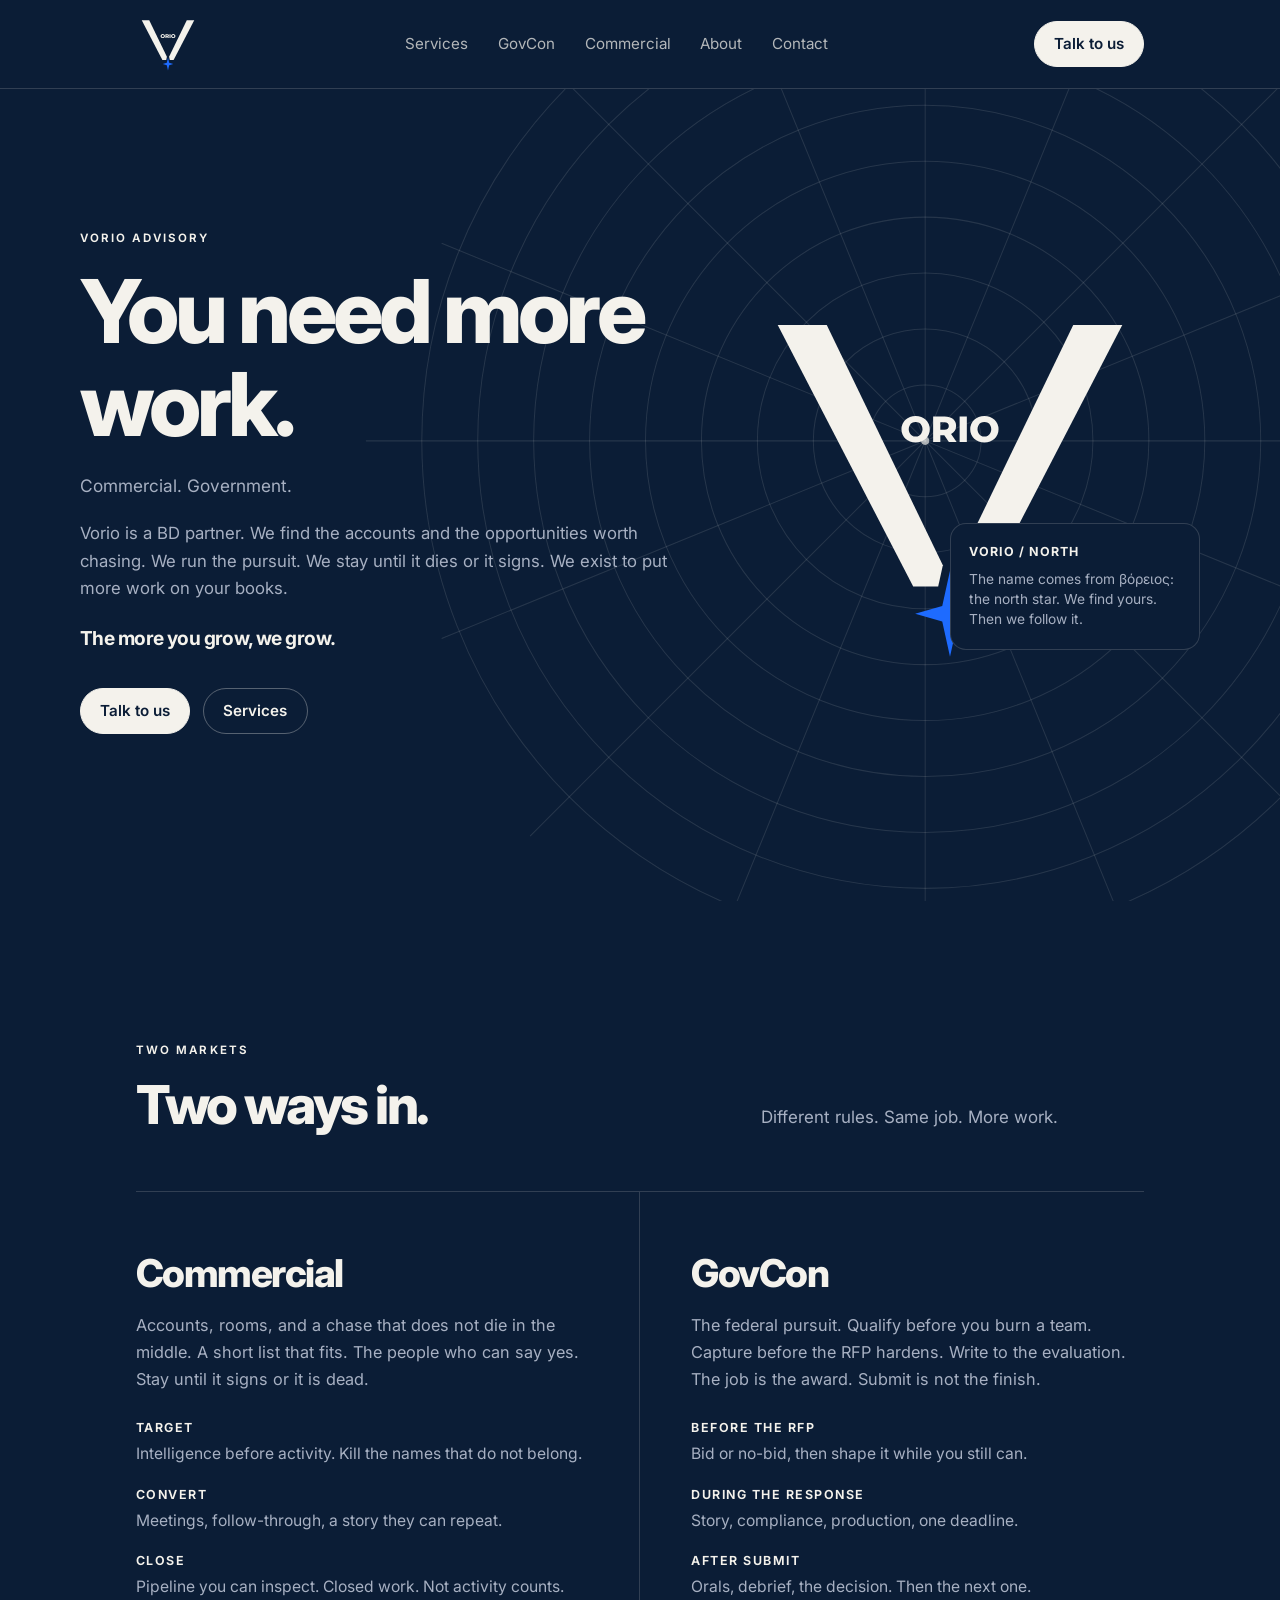
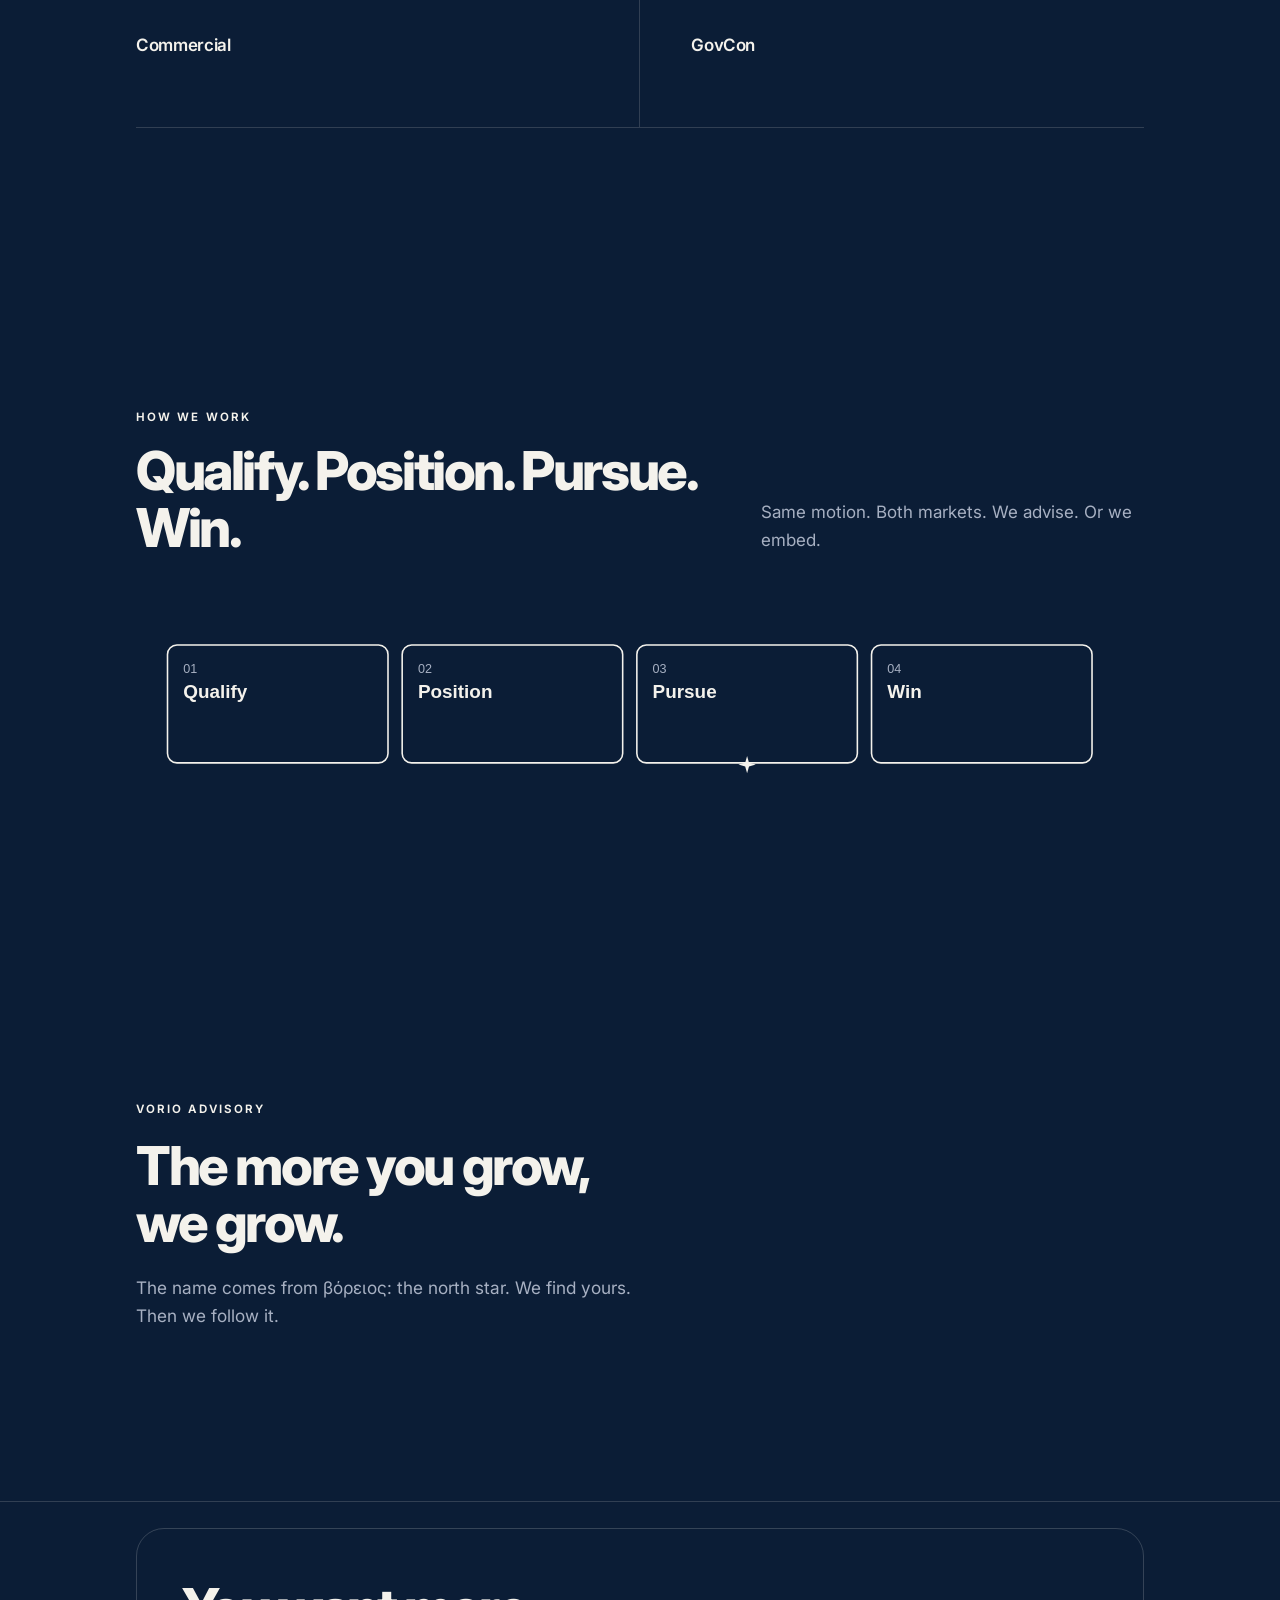
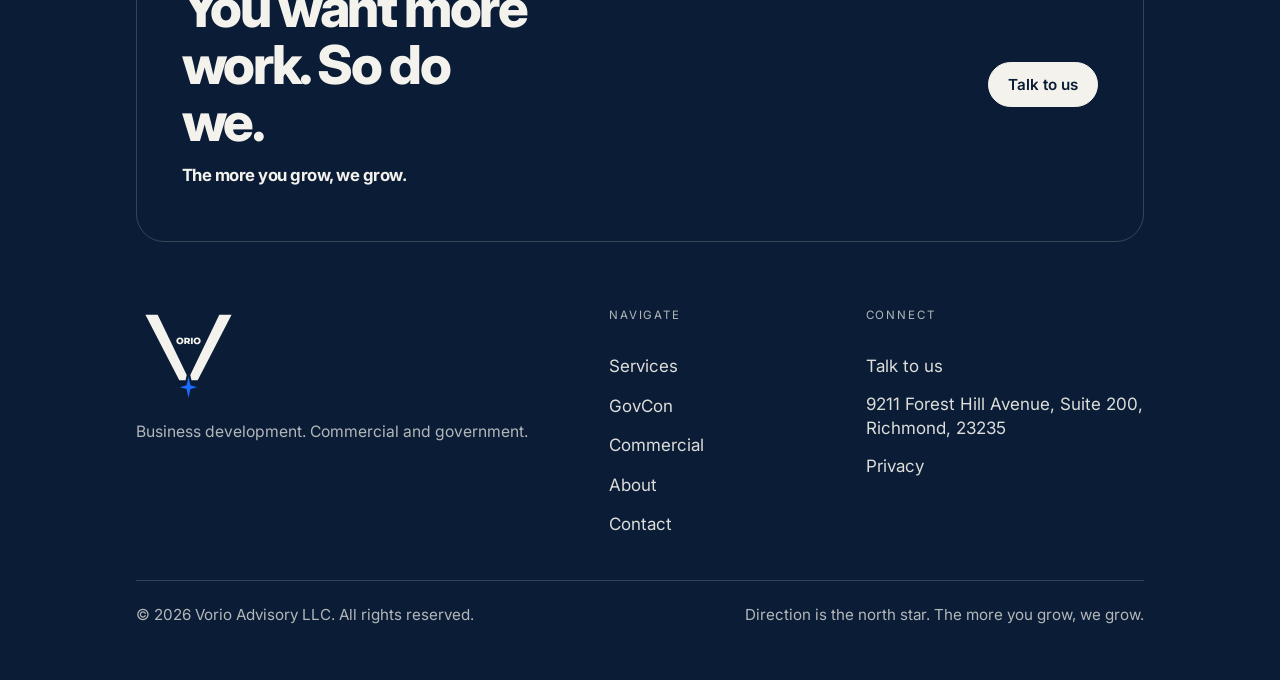
<file: index.html>
<!DOCTYPE html>
<html lang="en">
  <head>
    <meta charset="utf-8" />
    <meta name="viewport" content="width=device-width, initial-scale=1" />
    <title>Business Development Partner — Commercial &amp; GovCon | Vorio Advisory</title>
    <meta name="description" content="Vorio is a BD partner for commercial and government work. We find the accounts worth chasing and stay until it dies or it signs." />
    <link rel="canonical" href="https://vorioadvisory.com/" />
    <meta property="og:type" content="website" />
    <meta property="og:url" content="https://vorioadvisory.com/" />
    <meta property="og:title" content="Business Development Partner — Commercial &amp; GovCon | Vorio Advisory" />
    <meta property="og:description" content="Vorio is a BD partner for commercial and government work. We find the accounts worth chasing and stay until it dies or it signs." />
    <script type="application/ld+json">
      {
        "@context": "https://schema.org",
        "@type": "ProfessionalService",
        "name": "Vorio Advisory",
        "url": "https://vorioadvisory.com/",
        "logo": "https://vorioadvisory.com/assets/vorio-mark.svg",
        "address": {
          "@type": "PostalAddress",
          "streetAddress": "9211 Forest Hill Avenue, Suite 200",
          "addressLocality": "Richmond",
          "addressRegion": "VA",
          "postalCode": "23235",
          "addressCountry": "US"
        }
      }
    </script>
    <link rel="icon" href="assets/vorio-mark.svg" type="image/svg+xml" />
    <link rel="preconnect" href="https://fonts.googleapis.com" />
    <link rel="preconnect" href="https://fonts.gstatic.com" crossorigin />
    <link href="https://fonts.googleapis.com/css2?family=Inter:wght@400;500;600;700;800&display=swap" rel="stylesheet" />
    <link rel="stylesheet" href="assets/style.css" />
  </head>
  <body>
    <header class="nav">
      <div class="wrap nav-inner">
        <a class="brand" href="/" aria-label="Vorio home">
          <img src="assets/vorio-mark.svg" alt="Vorio" />
          <span>Vorio Advisory</span>
        </a>
        <button class="mobile-toggle" type="button" aria-label="Open menu"><span></span><span></span></button>
        <nav class="navlinks" aria-label="Primary" id="site-nav">
          <a href="/services">Services</a>
          <a href="/govcon">GovCon</a>
          <a href="/commercial">Commercial</a>
          <a href="/about">About</a>
          <a href="/contact">Contact</a>
          <a class="nav-talk" href="/contact">Talk to us</a>
        </nav>
        <a class="btn btn-nav" href="/contact">Talk to us</a>
      </div>
    </header>

    <main>
      <section class="hero">
        <div class="hero-bg"><img src="assets/northfield.svg" alt="" /></div>
        <div class="wrap hero-grid">
          <div class="hero-copy">
            <p class="kicker">Vorio Advisory</p>
            <h1>You need more work.</h1>
            <p class="lede">Commercial. Government.</p>
            <p class="hero-body">Vorio is a BD partner. We find the accounts and the opportunities worth chasing. We run the pursuit. We stay until it dies or it signs. We exist to put more work on your books.</p>
            <p class="lockup">The more you grow, we grow.</p>
            <div class="actions">
              <a class="btn btn-primary" href="/contact">Talk to us</a>
              <a class="btn btn-ghost" href="/services">Services</a>
            </div>
          </div>
          <div class="hero-art">
            <img src="assets/vorio-mark.svg" alt="Vorio" />
            <aside class="art-card">
              <strong>VORIO / NORTH</strong>
              <p>The name comes from βόρειος: the north star. We find yours. Then we follow it.</p>
            </aside>
          </div>
        </div>
      </section>

      <section class="section reveal">
        <div class="wrap">
          <div class="section-head">
            <div>
              <p class="kicker">Two markets</p>
              <h2>Two ways in.</h2>
            </div>
            <p>Different rules. Same job. More work.</p>
          </div>
          <div class="split">
            <article>
              <h3>Commercial</h3>
              <p>Accounts, rooms, and a chase that does not die in the middle. A short list that fits. The people who can say yes. Stay until it signs or it is dead.</p>
              <ul class="facts">
                <li><strong>Target</strong> Intelligence before activity. Kill the names that do not belong.</li>
                <li><strong>Convert</strong> Meetings, follow-through, a story they can repeat.</li>
                <li><strong>Close</strong> Pipeline you can inspect. Closed work. Not activity counts.</li>
              </ul>
              <a class="text-link" href="/commercial">Commercial</a>
            </article>
            <article>
              <h3>GovCon</h3>
              <p>The federal pursuit. Qualify before you burn a team. Capture before the RFP hardens. Write to the evaluation. The job is the award. Submit is not the finish.</p>
              <ul class="facts">
                <li><strong>Before the RFP</strong> Bid or no-bid, then shape it while you still can.</li>
                <li><strong>During the response</strong> Story, compliance, production, one deadline.</li>
                <li><strong>After submit</strong> Orals, debrief, the decision. Then the next one.</li>
              </ul>
              <a class="text-link" href="/govcon">GovCon</a>
            </article>
          </div>
        </div>
      </section>

      <section class="section reveal">
        <div class="wrap">
          <div class="section-head">
            <div>
              <p class="kicker">How we work</p>
              <h2>Qualify. Position. Pursue. Win.</h2>
            </div>
            <p>Same motion. Both markets. We advise. Or we embed.</p>
          </div>
          <figure class="stage-figure">
            <img class="stage-svg" src="assets/stage-notch-home.svg" alt="Qualify, Position, Pursue, Win" />
            <ol class="stage-rail" aria-hidden="true">
              <li>
                <span class="stage-card">
                  <span class="num">01</span>
                  <span class="label">Qualify</span>
                </span>
              </li>
              <li>
                <span class="stage-card">
                  <span class="num">02</span>
                  <span class="label">Position</span>
                </span>
              </li>
              <li>
                <span class="stage-card">
                  <span class="num">03</span>
                  <span class="label">Pursue</span>
                  <span class="stage-star" aria-hidden="true">
                    <svg viewBox="0 0 24 24" fill="currentColor"><path d="M12 0 L14.2 8.4 L24 10.6 L14.2 12.8 L12 21.2 L9.8 12.8 L0 10.6 L9.8 8.4 Z"/></svg>
                  </span>
                </span>
              </li>
              <li>
                <span class="stage-card">
                  <span class="num">04</span>
                  <span class="label">Win</span>
                </span>
              </li>
            </ol>
          </figure>
        </div>
      </section>

      <section class="section who reveal">
        <div class="wrap">
          <div class="who-inner">
            <p class="kicker">Vorio Advisory</p>
            <h2>The more you grow, we grow.</h2>
            <p class="lede">The name comes from βόρειος: the north star. We find yours. Then we follow it.</p>
          </div>
        </div>
      </section>
    </main>

    <footer class="footer">
      <div class="wrap">
        <div class="footer-cta">
          <div class="footer-cta-copy">
            <h2>You want more work. So do we.</h2>
            <p class="lockup">The more you grow, we grow.</p>
          </div>
          <a class="btn btn-primary" href="/contact">Talk to us</a>
        </div>
        <div class="footer-grid">
          <div class="footer-brand">
            <img class="footer-mark" src="assets/vorio-mark-on-navy.svg" alt="Vorio" />
            <p>Business development. Commercial and government.</p>
          </div>
          <div class="footer-col">
            <p class="footer-label">Navigate</p>
            <a href="/services">Services</a>
            <a href="/govcon">GovCon</a>
            <a href="/commercial">Commercial</a>
            <a href="/about">About</a>
            <a href="/contact">Contact</a>
          </div>
          <div class="footer-col">
            <p class="footer-label">Connect</p>
            <a href="/contact">Talk to us</a>
            <p class="footer-address">9211 Forest Hill Avenue, Suite 200, Richmond, 23235</p>
            <a href="/privacy">Privacy</a>
          </div>
        </div>
        <div class="footer-bar">
          <p>© <span data-year>2026</span> Vorio Advisory LLC. All rights reserved.</p>
          <p>Direction is the north star. The more you grow, we grow.</p>
        </div>
      </div>
    </footer>
    <script src="assets/site.js"></script>
  </body>
</html>
</file>
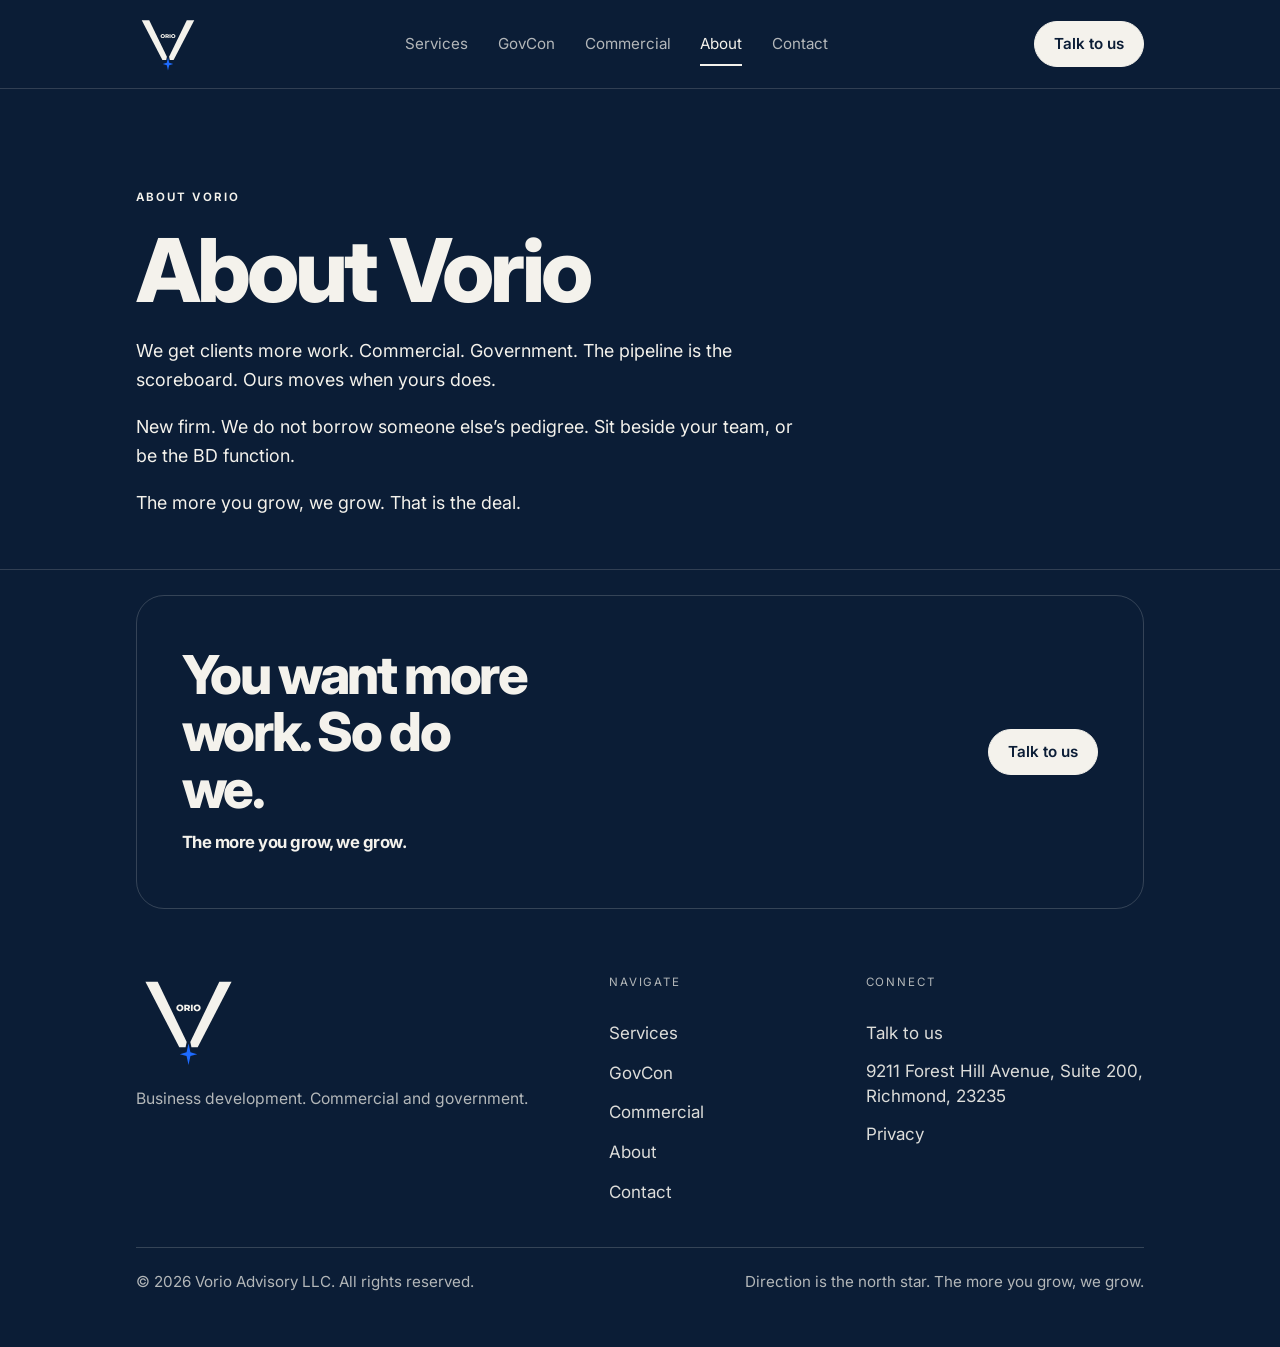
<file: about.html>
<!DOCTYPE html>
<html lang="en">
  <head>
    <meta charset="utf-8" />
    <meta name="viewport" content="width=device-width, initial-scale=1" />
    <title>About Vorio Advisory | Commercial &amp; GovCon BD</title>
    <meta name="description" content="We get clients more work. Commercial. Government. New firm. Sit beside your team, or be the BD function. Pipeline is the scoreboard." />
    <link rel="canonical" href="https://vorioadvisory.com/about" />
    <meta property="og:type" content="website" />
    <meta property="og:url" content="https://vorioadvisory.com/about" />
    <meta property="og:title" content="About Vorio Advisory | Commercial &amp; GovCon BD" />
    <meta property="og:description" content="We get clients more work. Commercial. Government. New firm. Sit beside your team, or be the BD function. Pipeline is the scoreboard." />
    <script type="application/ld+json">
      {
        "@context": "https://schema.org",
        "@type": "ProfessionalService",
        "name": "Vorio Advisory",
        "url": "https://vorioadvisory.com/",
        "logo": "https://vorioadvisory.com/assets/vorio-mark.svg",
        "address": {
          "@type": "PostalAddress",
          "streetAddress": "9211 Forest Hill Avenue, Suite 200",
          "addressLocality": "Richmond",
          "addressRegion": "VA",
          "postalCode": "23235",
          "addressCountry": "US"
        }
      }
    </script>
    <link rel="icon" href="assets/vorio-mark.svg" type="image/svg+xml" />
    <link rel="preconnect" href="https://fonts.googleapis.com" />
    <link rel="preconnect" href="https://fonts.gstatic.com" crossorigin />
    <link href="https://fonts.googleapis.com/css2?family=Inter:wght@400;500;600;700;800&display=swap" rel="stylesheet" />
    <link rel="stylesheet" href="assets/style.css" />
  </head>
  <body>
    <header class="nav">
      <div class="wrap nav-inner">
        <a class="brand" href="/" aria-label="Vorio home">
          <img src="assets/vorio-mark.svg" alt="Vorio" />
          <span>Vorio Advisory</span>
        </a>
        <button class="mobile-toggle" type="button" aria-label="Open menu"><span></span><span></span></button>
        <nav class="navlinks" aria-label="Primary" id="site-nav">
          <a href="/services">Services</a>
          <a href="/govcon">GovCon</a>
          <a href="/commercial">Commercial</a>
          <a href="/about" aria-current="page">About</a>
          <a href="/contact">Contact</a>
          <a class="nav-talk" href="/contact">Talk to us</a>
        </nav>
        <a class="btn btn-nav" href="/contact">Talk to us</a>
      </div>
    </header>

    <main>
      <section class="page-hero">
        <div class="wrap">
          <p class="kicker">About Vorio</p>
          <h1>About Vorio</h1>
          <p class="pov">We get clients more work. Commercial. Government. The pipeline is the scoreboard. Ours moves when yours does.</p>
          <p class="pov">New firm. We do not borrow someone else’s pedigree. Sit beside your team, or be the BD function.</p>
          <p class="pov">The more you grow, we grow. That is the deal.</p>
        </div>
      </section>
    </main>

    <footer class="footer">
      <div class="wrap">
        <div class="footer-cta">
          <div class="footer-cta-copy">
            <h2>You want more work. So do we.</h2>
            <p class="lockup">The more you grow, we grow.</p>
          </div>
          <a class="btn btn-primary" href="/contact">Talk to us</a>
        </div>
        <div class="footer-grid">
          <div class="footer-brand">
            <img class="footer-mark" src="assets/vorio-mark-on-navy.svg" alt="Vorio" />
            <p>Business development. Commercial and government.</p>
          </div>
          <div class="footer-col">
            <p class="footer-label">Navigate</p>
            <a href="/services">Services</a>
            <a href="/govcon">GovCon</a>
            <a href="/commercial">Commercial</a>
            <a href="/about">About</a>
            <a href="/contact">Contact</a>
          </div>
          <div class="footer-col">
            <p class="footer-label">Connect</p>
            <a href="/contact">Talk to us</a>
            <p class="footer-address">9211 Forest Hill Avenue, Suite 200, Richmond, 23235</p>
            <a href="/privacy">Privacy</a>
          </div>
        </div>
        <div class="footer-bar">
          <p>© <span data-year>2026</span> Vorio Advisory LLC. All rights reserved.</p>
          <p>Direction is the north star. The more you grow, we grow.</p>
        </div>
      </div>
    </footer>
    <script src="assets/site.js"></script>
  </body>
</html>
</file>
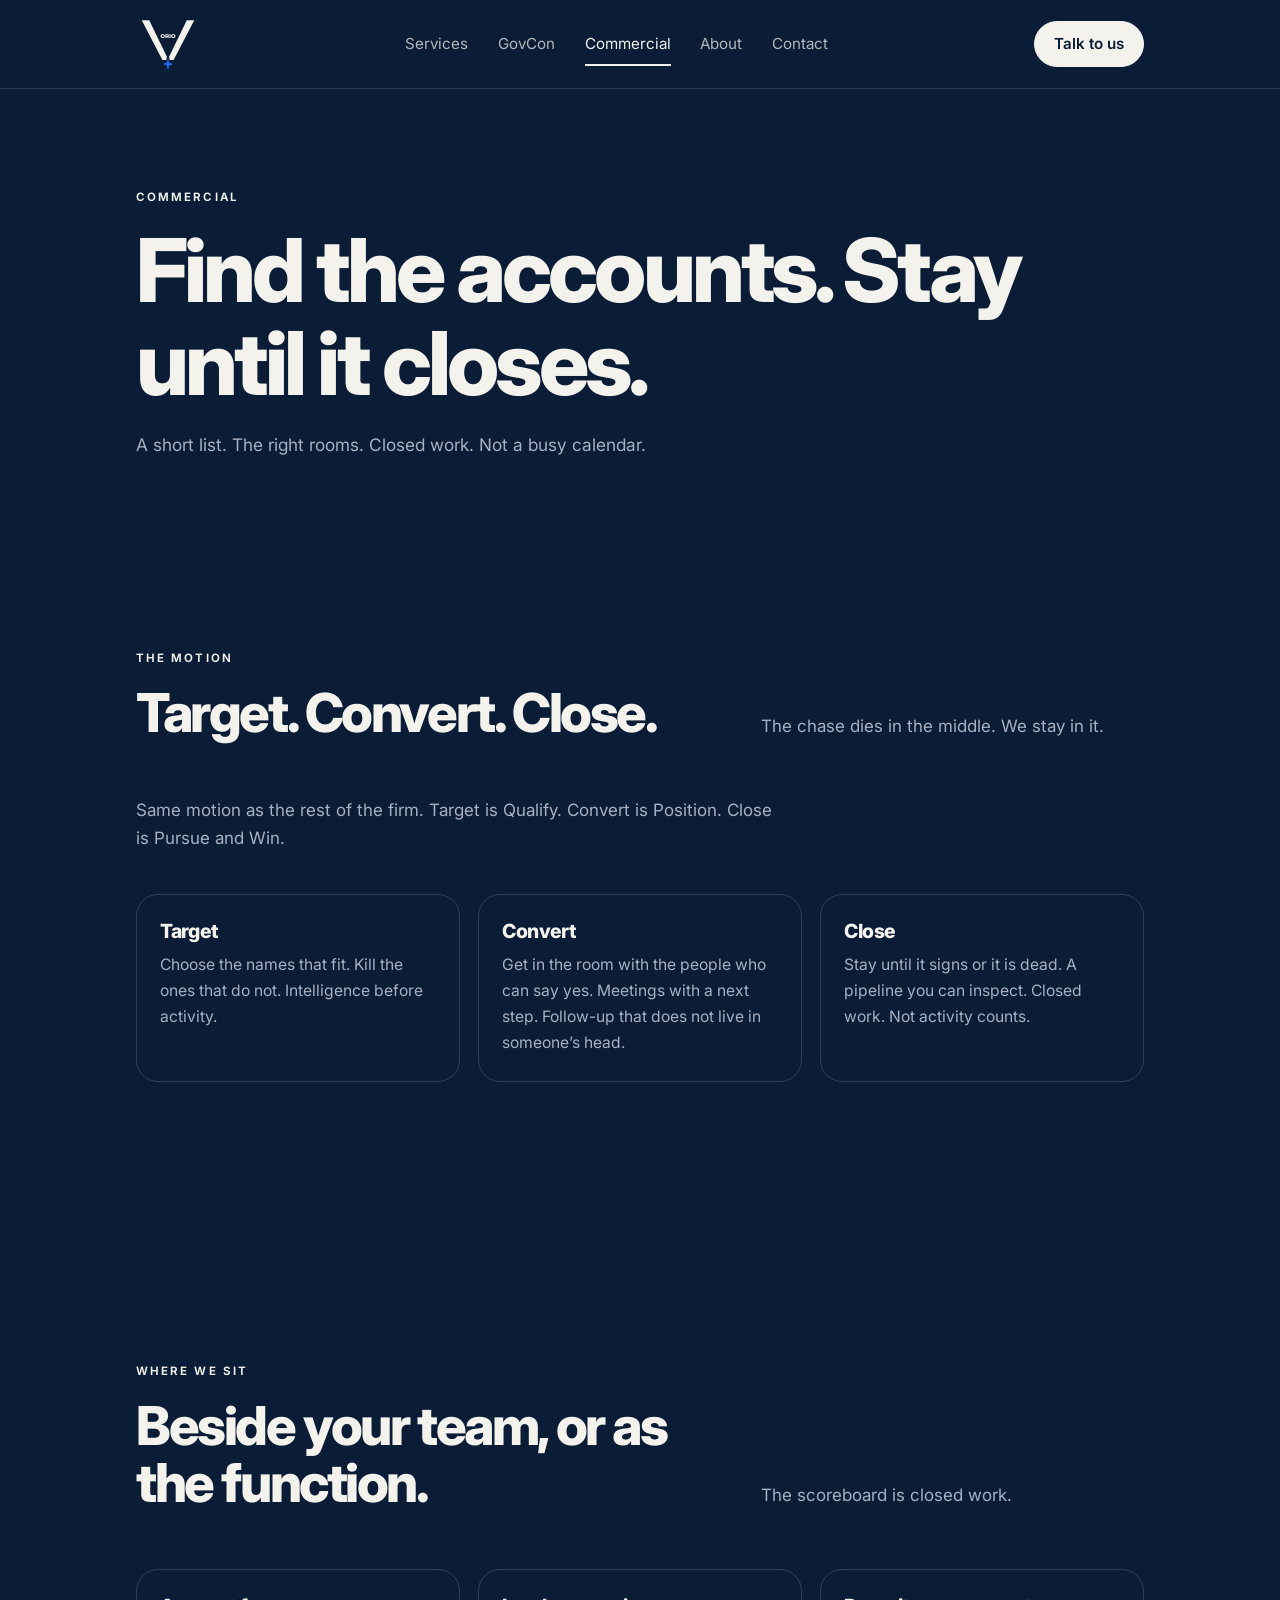
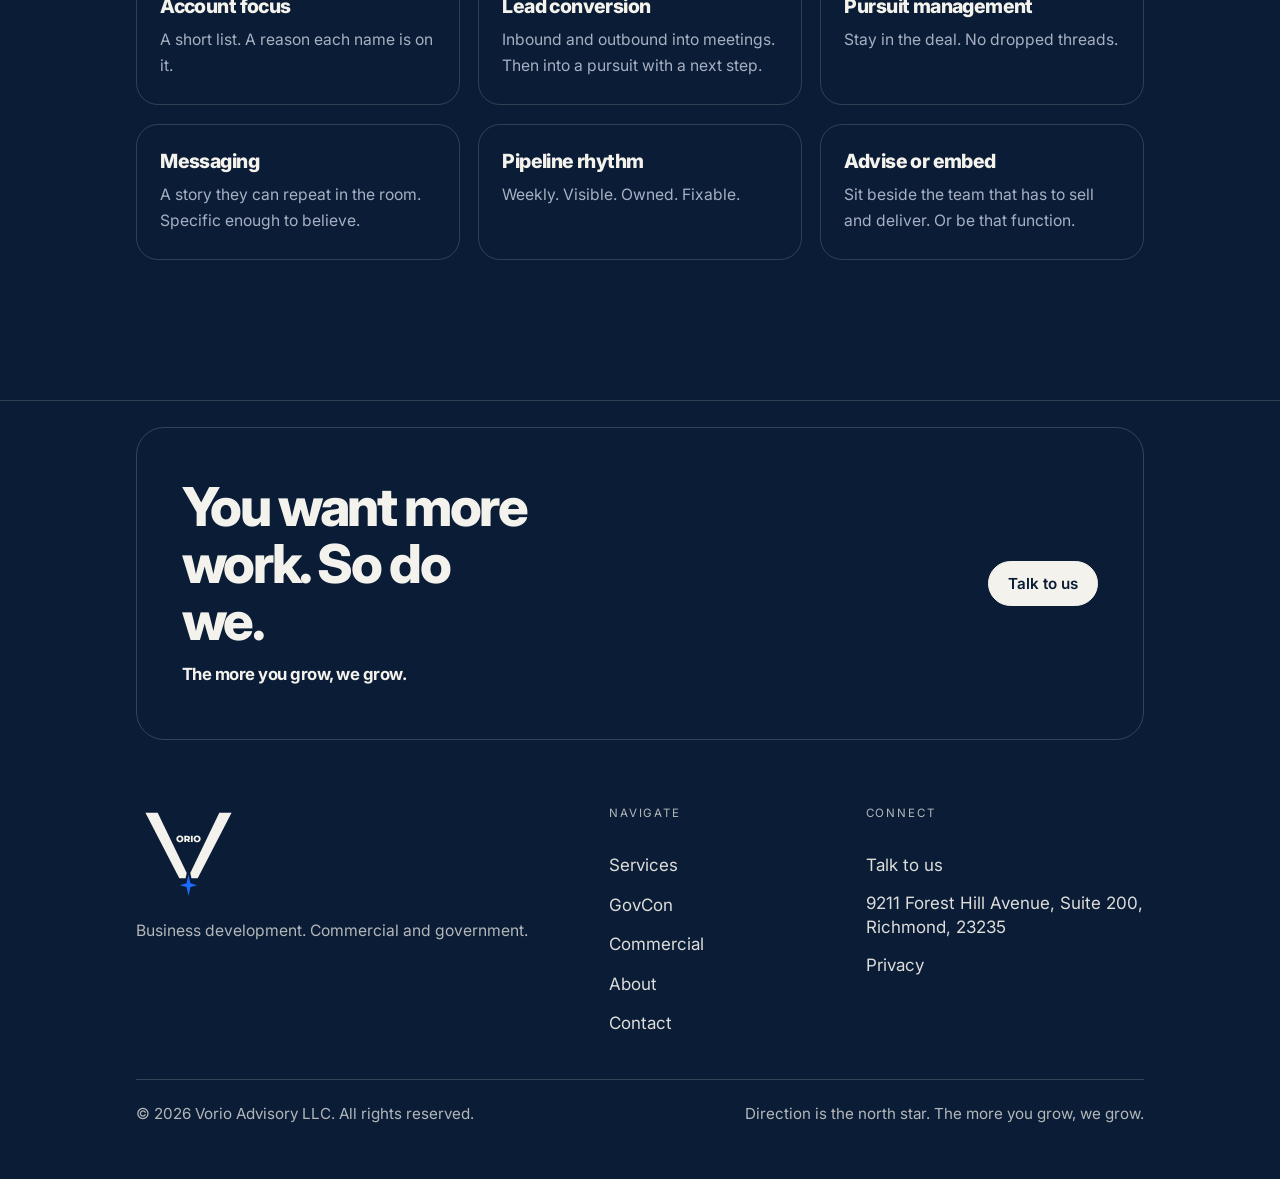
<file: commercial.html>
<!DOCTYPE html>
<html lang="en">
  <head>
    <meta charset="utf-8" />
    <meta name="viewport" content="width=device-width, initial-scale=1" />
    <title>Commercial Business Development Consulting | Vorio Advisory</title>
    <meta name="description" content="Find the accounts. Stay until it closes. Target intelligence, the right rooms, pipeline you can inspect — closed work, not activity counts." />
    <link rel="canonical" href="https://vorioadvisory.com/commercial" />
    <meta property="og:type" content="website" />
    <meta property="og:url" content="https://vorioadvisory.com/commercial" />
    <meta property="og:title" content="Commercial Business Development Consulting | Vorio Advisory" />
    <meta property="og:description" content="Find the accounts. Stay until it closes. Target intelligence, the right rooms, pipeline you can inspect — closed work, not activity counts." />
    <script type="application/ld+json">
      {
        "@context": "https://schema.org",
        "@type": "ProfessionalService",
        "name": "Vorio Advisory",
        "url": "https://vorioadvisory.com/",
        "logo": "https://vorioadvisory.com/assets/vorio-mark.svg",
        "address": {
          "@type": "PostalAddress",
          "streetAddress": "9211 Forest Hill Avenue, Suite 200",
          "addressLocality": "Richmond",
          "addressRegion": "VA",
          "postalCode": "23235",
          "addressCountry": "US"
        }
      }
    </script>
    <link rel="icon" href="assets/vorio-mark.svg" type="image/svg+xml" />
    <link rel="preconnect" href="https://fonts.googleapis.com" />
    <link rel="preconnect" href="https://fonts.gstatic.com" crossorigin />
    <link href="https://fonts.googleapis.com/css2?family=Inter:wght@400;500;600;700;800&display=swap" rel="stylesheet" />
    <link rel="stylesheet" href="assets/style.css" />
  </head>
  <body>
    <header class="nav">
      <div class="wrap nav-inner">
        <a class="brand" href="/" aria-label="Vorio home">
          <img src="assets/vorio-mark.svg" alt="Vorio" />
          <span>Vorio Advisory</span>
        </a>
        <button class="mobile-toggle" type="button" aria-label="Open menu"><span></span><span></span></button>
        <nav class="navlinks" aria-label="Primary" id="site-nav">
          <a href="/services">Services</a>
          <a href="/govcon">GovCon</a>
          <a href="/commercial" aria-current="page">Commercial</a>
          <a href="/about">About</a>
          <a href="/contact">Contact</a>
          <a class="nav-talk" href="/contact">Talk to us</a>
        </nav>
        <a class="btn btn-nav" href="/contact">Talk to us</a>
      </div>
    </header>

    <main>
      <section class="page-hero">
        <div class="wrap">
          <p class="kicker">Commercial</p>
          <h1>Find the accounts. Stay until it closes.</h1>
          <p class="lede">A short list. The right rooms. Closed work. Not a busy calendar.</p>
        </div>
      </section>

      <section class="section reveal">
        <div class="wrap">
          <div class="section-head">
            <div>
              <p class="kicker">The motion</p>
              <h2>Target. Convert. Close.</h2>
            </div>
            <p>The chase dies in the middle. We stay in it.</p>
          </div>
          <p class="motion-map">Same motion as the rest of the firm. Target is Qualify. Convert is Position. Close is Pursue and Win.</p>
          <div class="stack">
            <article class="card">
              <h3>Target</h3>
              <p>Choose the names that fit. Kill the ones that do not. Intelligence before activity.</p>
            </article>
            <article class="card">
              <h3>Convert</h3>
              <p>Get in the room with the people who can say yes. Meetings with a next step. Follow-up that does not live in someone’s head.</p>
            </article>
            <article class="card">
              <h3>Close</h3>
              <p>Stay until it signs or it is dead. A pipeline you can inspect. Closed work. Not activity counts.</p>
            </article>
          </div>
        </div>
      </section>

      <section class="section reveal">
        <div class="wrap">
          <div class="section-head">
            <div>
              <p class="kicker">Where we sit</p>
              <h2>Beside your team, or as the function.</h2>
            </div>
            <p>The scoreboard is closed work.</p>
          </div>
          <div class="cards">
            <article class="card">
              <h3>Account focus</h3>
              <p>A short list. A reason each name is on it.</p>
            </article>
            <article class="card">
              <h3>Lead conversion</h3>
              <p>Inbound and outbound into meetings. Then into a pursuit with a next step.</p>
            </article>
            <article class="card">
              <h3>Pursuit management</h3>
              <p>Stay in the deal. No dropped threads.</p>
            </article>
            <article class="card">
              <h3>Messaging</h3>
              <p>A story they can repeat in the room. Specific enough to believe.</p>
            </article>
            <article class="card">
              <h3>Pipeline rhythm</h3>
              <p>Weekly. Visible. Owned. Fixable.</p>
            </article>
            <article class="card">
              <h3>Advise or embed</h3>
              <p>Sit beside the team that has to sell and deliver. Or be that function.</p>
            </article>
          </div>
        </div>
      </section>
    </main>

    <footer class="footer">
      <div class="wrap">
        <div class="footer-cta">
          <div class="footer-cta-copy">
            <h2>You want more work. So do we.</h2>
            <p class="lockup">The more you grow, we grow.</p>
          </div>
          <a class="btn btn-primary" href="/contact">Talk to us</a>
        </div>
        <div class="footer-grid">
          <div class="footer-brand">
            <img class="footer-mark" src="assets/vorio-mark-on-navy.svg" alt="Vorio" />
            <p>Business development. Commercial and government.</p>
          </div>
          <div class="footer-col">
            <p class="footer-label">Navigate</p>
            <a href="/services">Services</a>
            <a href="/govcon">GovCon</a>
            <a href="/commercial">Commercial</a>
            <a href="/about">About</a>
            <a href="/contact">Contact</a>
          </div>
          <div class="footer-col">
            <p class="footer-label">Connect</p>
            <a href="/contact">Talk to us</a>
            <p class="footer-address">9211 Forest Hill Avenue, Suite 200, Richmond, 23235</p>
            <a href="/privacy">Privacy</a>
          </div>
        </div>
        <div class="footer-bar">
          <p>© <span data-year>2026</span> Vorio Advisory LLC. All rights reserved.</p>
          <p>Direction is the north star. The more you grow, we grow.</p>
        </div>
      </div>
    </footer>
    <script src="assets/site.js"></script>
  </body>
</html>
</file>
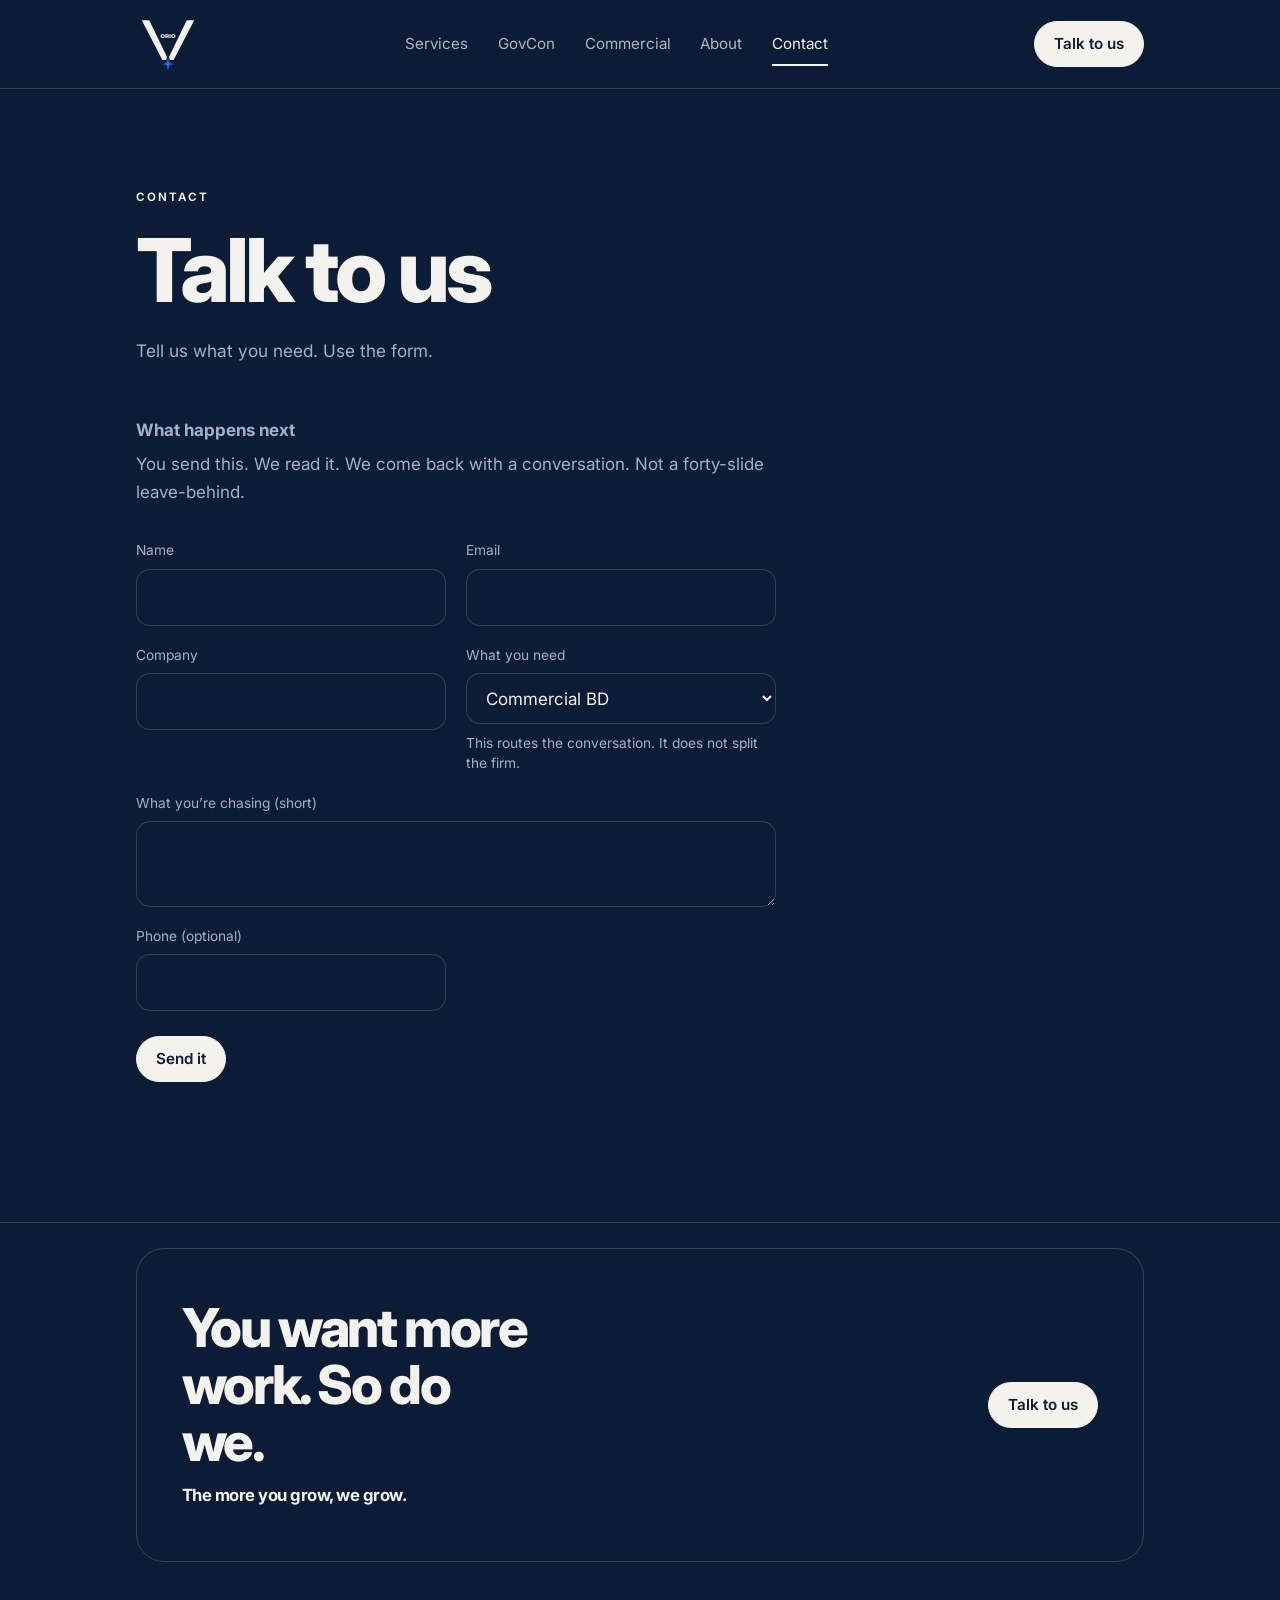
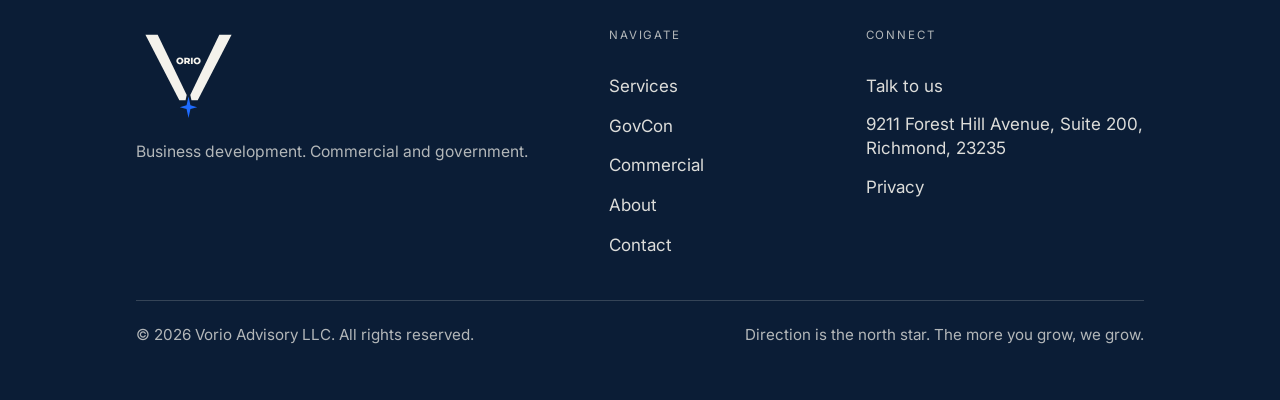
<file: contact.html>
<!DOCTYPE html>
<html lang="en">
  <head>
    <meta charset="utf-8" />
    <meta name="viewport" content="width=device-width, initial-scale=1" />
    <title>Contact Vorio Advisory | Talk to Us</title>
    <meta name="description" content="Tell us what you need. Commercial or GovCon. Use the form. 9211 Forest Hill Avenue, Suite 200, Richmond, 23235." />
    <link rel="canonical" href="https://vorioadvisory.com/contact" />
    <meta property="og:type" content="website" />
    <meta property="og:url" content="https://vorioadvisory.com/contact" />
    <meta property="og:title" content="Contact Vorio Advisory | Talk to Us" />
    <meta property="og:description" content="Tell us what you need. Commercial or GovCon. Use the form. 9211 Forest Hill Avenue, Suite 200, Richmond, 23235." />
    <script type="application/ld+json">
      {
        "@context": "https://schema.org",
        "@type": "ProfessionalService",
        "name": "Vorio Advisory",
        "url": "https://vorioadvisory.com/",
        "logo": "https://vorioadvisory.com/assets/vorio-mark.svg",
        "address": {
          "@type": "PostalAddress",
          "streetAddress": "9211 Forest Hill Avenue, Suite 200",
          "addressLocality": "Richmond",
          "addressRegion": "VA",
          "postalCode": "23235",
          "addressCountry": "US"
        }
      }
    </script>
    <link rel="icon" href="assets/vorio-mark.svg" type="image/svg+xml" />
    <link rel="preconnect" href="https://fonts.googleapis.com" />
    <link rel="preconnect" href="https://fonts.gstatic.com" crossorigin />
    <link href="https://fonts.googleapis.com/css2?family=Inter:wght@400;500;600;700;800&display=swap" rel="stylesheet" />
    <link rel="stylesheet" href="assets/style.css" />
  </head>
  <body>
    <header class="nav">
      <div class="wrap nav-inner">
        <a class="brand" href="/" aria-label="Vorio home">
          <img src="assets/vorio-mark.svg" alt="Vorio" />
          <span>Vorio Advisory</span>
        </a>
        <button class="mobile-toggle" type="button" aria-label="Open menu"><span></span><span></span></button>
        <nav class="navlinks" aria-label="Primary" id="site-nav">
          <a href="/services">Services</a>
          <a href="/govcon">GovCon</a>
          <a href="/commercial">Commercial</a>
          <a href="/about">About</a>
          <a href="/contact" aria-current="page">Contact</a>
          <a class="nav-talk" href="/contact">Talk to us</a>
        </nav>
        <a class="btn btn-nav" href="/contact">Talk to us</a>
      </div>
    </header>

    <main>
      <section class="page-hero">
        <div class="wrap">
          <p class="kicker">Contact</p>
          <h1>Talk to us</h1>
          <p class="lede">Tell us what you need. Use the form.</p>
        </div>
      </section>

      <section class="section" style="padding-top:0">
        <div class="wrap">
          <p class="next-step muted"><strong>What happens next</strong> You send this. We read it. We come back with a conversation. Not a forty-slide leave-behind.</p>
          <form id="contact-form" method="post">
            <div class="form-grid">
              <label class="field">
                <span>Name</span>
                <input type="text" name="name" required autocomplete="name" />
              </label>
              <label class="field">
                <span>Email</span>
                <input type="email" name="email" required autocomplete="email" />
              </label>
              <label class="field">
                <span>Company</span>
                <input type="text" name="company" autocomplete="organization" />
              </label>
              <label class="field">
                <span>What you need</span>
                <select name="need" required>
                  <option value="Commercial BD">Commercial BD</option>
                  <option value="GovCon BD">GovCon BD</option>
                  <option value="Both">Both</option>
                </select>
                <span class="form-micro">This routes the conversation. It does not split the firm.</span>
              </label>
              <label class="field full">
                <span>What you’re chasing (short)</span>
                <textarea class="short" name="chase" required></textarea>
              </label>
              <label class="field">
                <span>Phone (optional)</span>
                <input type="tel" name="phone" autocomplete="tel" />
              </label>
              <div class="form-actions full">
                <button class="btn btn-primary" type="submit">Send it</button>
                <p class="form-status" hidden>Received. We will come back with a conversation.</p>
              </div>
            </div>
          </form>
          <aside class="direct">
            <p class="kicker">Direct</p>
            <address>9211 Forest Hill Avenue<br />Suite 200<br />Richmond, 23235</address>
          </aside>
        </div>
      </section>
    </main>

    <footer class="footer">
      <div class="wrap">
        <div class="footer-cta">
          <div class="footer-cta-copy">
            <h2>You want more work. So do we.</h2>
            <p class="lockup">The more you grow, we grow.</p>
          </div>
          <a class="btn btn-primary" href="/contact">Talk to us</a>
        </div>
        <div class="footer-grid">
          <div class="footer-brand">
            <img class="footer-mark" src="assets/vorio-mark-on-navy.svg" alt="Vorio" />
            <p>Business development. Commercial and government.</p>
          </div>
          <div class="footer-col">
            <p class="footer-label">Navigate</p>
            <a href="/services">Services</a>
            <a href="/govcon">GovCon</a>
            <a href="/commercial">Commercial</a>
            <a href="/about">About</a>
            <a href="/contact">Contact</a>
          </div>
          <div class="footer-col">
            <p class="footer-label">Connect</p>
            <a href="/contact">Talk to us</a>
            <p class="footer-address">9211 Forest Hill Avenue, Suite 200, Richmond, 23235</p>
            <a href="/privacy">Privacy</a>
          </div>
        </div>
        <div class="footer-bar">
          <p>© <span data-year>2026</span> Vorio Advisory LLC. All rights reserved.</p>
          <p>Direction is the north star. The more you grow, we grow.</p>
        </div>
      </div>
    </footer>
    <script src="assets/site.js"></script>
  </body>
</html>
</file>
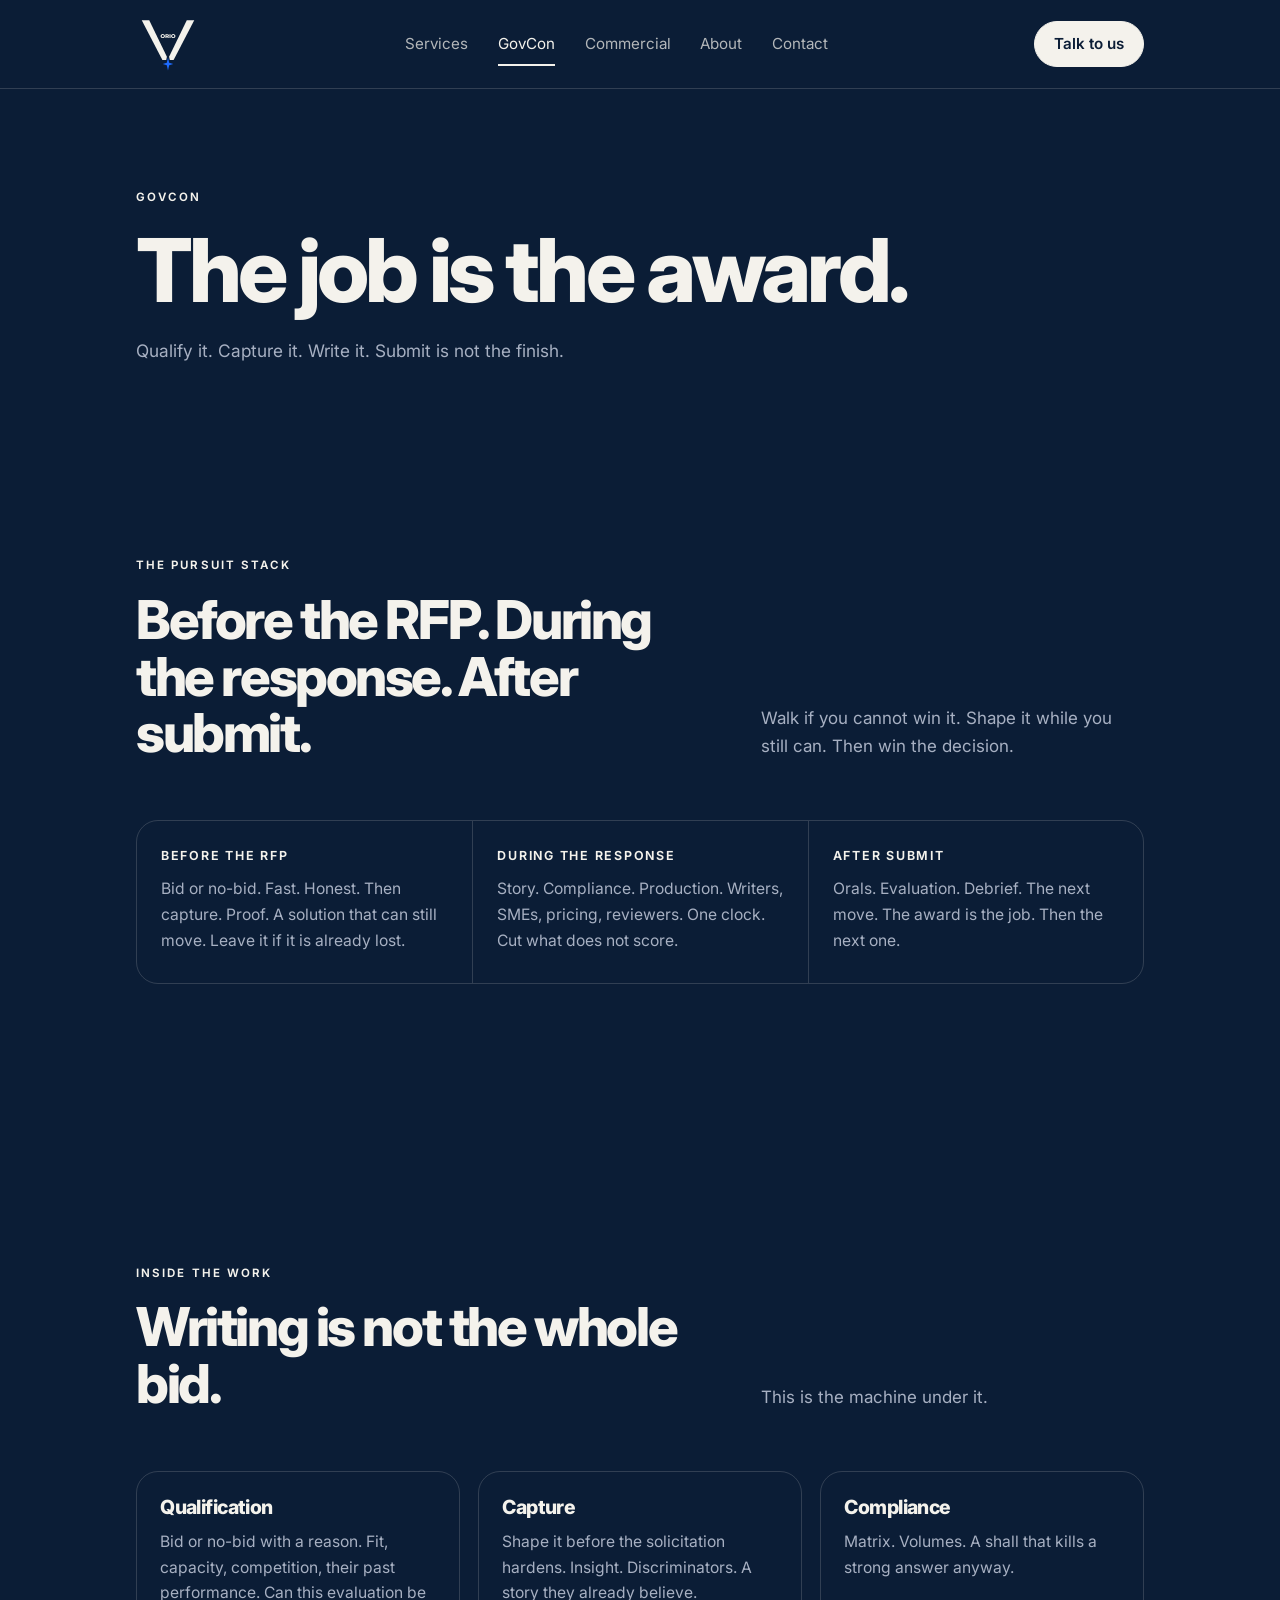
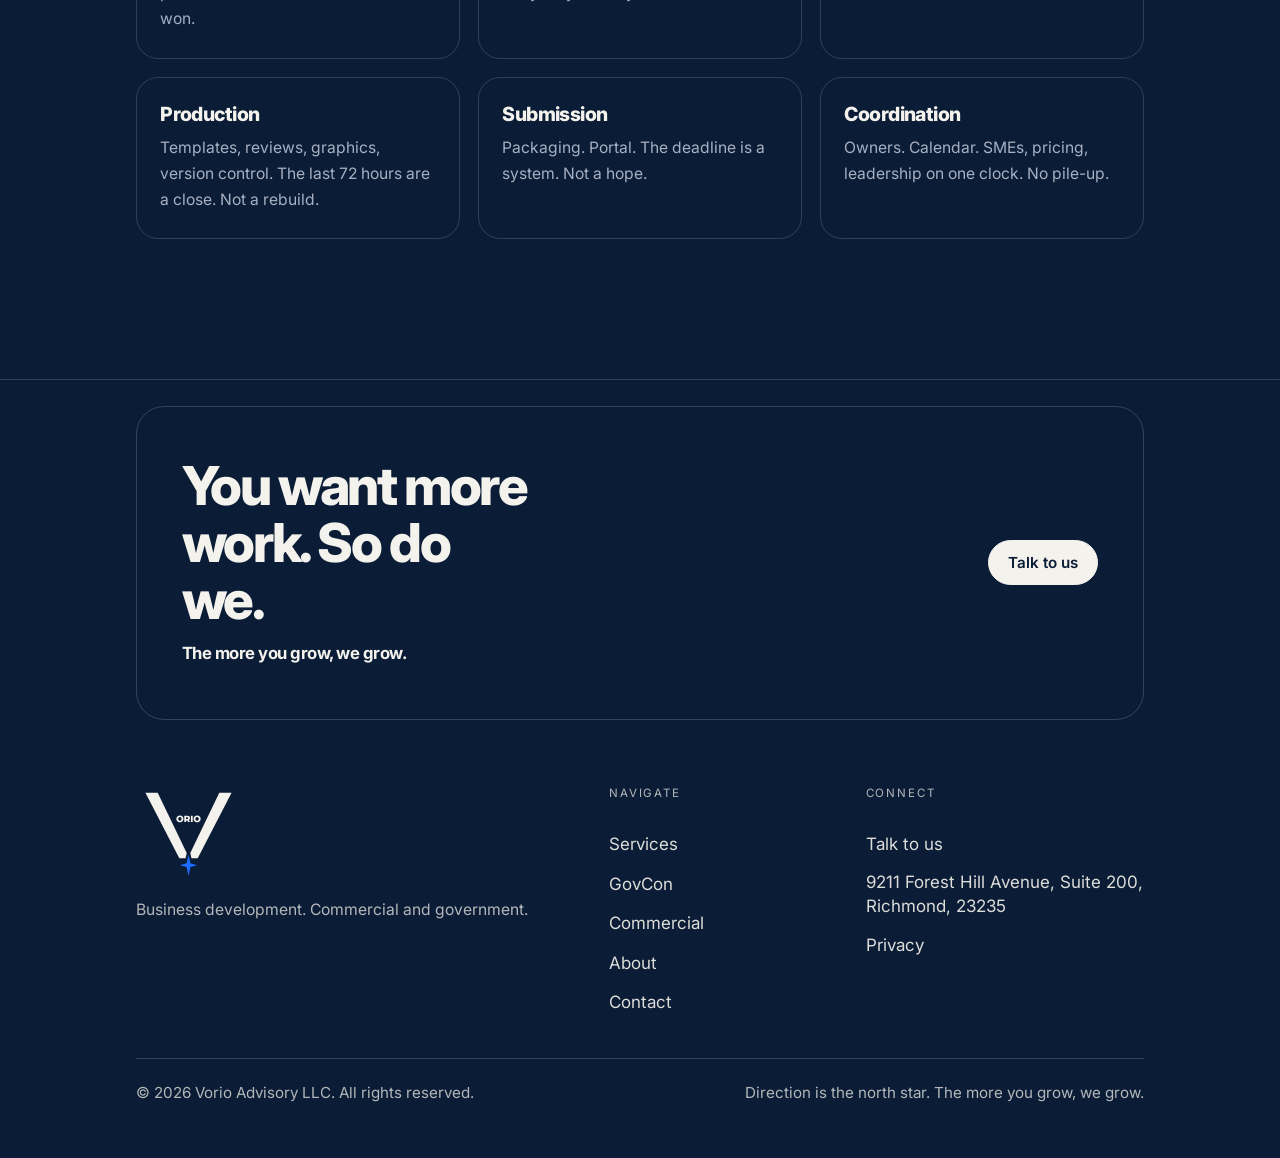
<file: govcon.html>
<!DOCTYPE html>
<html lang="en">
  <head>
    <meta charset="utf-8" />
    <meta name="viewport" content="width=device-width, initial-scale=1" />
    <title>GovCon Capture &amp; BD Consulting | Vorio Advisory</title>
    <meta name="description" content="The job is the award. Qualify before you burn a team. Capture before the RFP hardens. Write to the evaluation. Submit is not the finish." />
    <link rel="canonical" href="https://vorioadvisory.com/govcon" />
    <meta property="og:type" content="website" />
    <meta property="og:url" content="https://vorioadvisory.com/govcon" />
    <meta property="og:title" content="GovCon Capture &amp; BD Consulting | Vorio Advisory" />
    <meta property="og:description" content="The job is the award. Qualify before you burn a team. Capture before the RFP hardens. Write to the evaluation. Submit is not the finish." />
    <script type="application/ld+json">
      {
        "@context": "https://schema.org",
        "@type": "ProfessionalService",
        "name": "Vorio Advisory",
        "url": "https://vorioadvisory.com/",
        "logo": "https://vorioadvisory.com/assets/vorio-mark.svg",
        "address": {
          "@type": "PostalAddress",
          "streetAddress": "9211 Forest Hill Avenue, Suite 200",
          "addressLocality": "Richmond",
          "addressRegion": "VA",
          "postalCode": "23235",
          "addressCountry": "US"
        }
      }
    </script>
    <link rel="icon" href="assets/vorio-mark.svg" type="image/svg+xml" />
    <link rel="preconnect" href="https://fonts.googleapis.com" />
    <link rel="preconnect" href="https://fonts.gstatic.com" crossorigin />
    <link href="https://fonts.googleapis.com/css2?family=Inter:wght@400;500;600;700;800&display=swap" rel="stylesheet" />
    <link rel="stylesheet" href="assets/style.css" />
  </head>
  <body>
    <header class="nav">
      <div class="wrap nav-inner">
        <a class="brand" href="/" aria-label="Vorio home">
          <img src="assets/vorio-mark.svg" alt="Vorio" />
          <span>Vorio Advisory</span>
        </a>
        <button class="mobile-toggle" type="button" aria-label="Open menu"><span></span><span></span></button>
        <nav class="navlinks" aria-label="Primary" id="site-nav">
          <a href="/services">Services</a>
          <a href="/govcon" aria-current="page">GovCon</a>
          <a href="/commercial">Commercial</a>
          <a href="/about">About</a>
          <a href="/contact">Contact</a>
          <a class="nav-talk" href="/contact">Talk to us</a>
        </nav>
        <a class="btn btn-nav" href="/contact">Talk to us</a>
      </div>
    </header>

    <main>
      <section class="page-hero">
        <div class="wrap">
          <p class="kicker">GovCon</p>
          <h1>The job is the award.</h1>
          <p class="lede">Qualify it. Capture it. Write it. Submit is not the finish.</p>
        </div>
      </section>

      <section class="section reveal">
        <div class="wrap">
          <div class="section-head">
            <div>
              <p class="kicker">The pursuit stack</p>
              <h2>Before the RFP. During the response. After submit.</h2>
            </div>
            <p>Walk if you cannot win it. Shape it while you still can. Then win the decision.</p>
          </div>
          <figure class="bands">
            <div class="band">
              <h3>Before the RFP</h3>
              <p>Bid or no-bid. Fast. Honest. Then capture. Proof. A solution that can still move. Leave it if it is already lost.</p>
            </div>
            <div class="band">
              <h3>During the response</h3>
              <p>Story. Compliance. Production. Writers, SMEs, pricing, reviewers. One clock. Cut what does not score.</p>
            </div>
            <div class="band">
              <h3>After submit</h3>
              <p>Orals. Evaluation. Debrief. The next move. The award is the job. Then the next one.</p>
            </div>
          </figure>
        </div>
      </section>

      <section class="section reveal">
        <div class="wrap">
          <div class="section-head">
            <div>
              <p class="kicker">Inside the work</p>
              <h2>Writing is not the whole bid.</h2>
            </div>
            <p>This is the machine under it.</p>
          </div>
          <div class="cards">
            <article class="card">
              <h3>Qualification</h3>
              <p>Bid or no-bid with a reason. Fit, capacity, competition, their past performance. Can this evaluation be won.</p>
            </article>
            <article class="card">
              <h3>Capture</h3>
              <p>Shape it before the solicitation hardens. Insight. Discriminators. A story they already believe.</p>
            </article>
            <article class="card">
              <h3>Compliance</h3>
              <p>Matrix. Volumes. A shall that kills a strong answer anyway.</p>
            </article>
            <article class="card">
              <h3>Production</h3>
              <p>Templates, reviews, graphics, version control. The last 72 hours are a close. Not a rebuild.</p>
            </article>
            <article class="card">
              <h3>Submission</h3>
              <p>Packaging. Portal. The deadline is a system. Not a hope.</p>
            </article>
            <article class="card">
              <h3>Coordination</h3>
              <p>Owners. Calendar. SMEs, pricing, leadership on one clock. No pile-up.</p>
            </article>
          </div>
        </div>
      </section>
    </main>

    <footer class="footer">
      <div class="wrap">
        <div class="footer-cta">
          <div class="footer-cta-copy">
            <h2>You want more work. So do we.</h2>
            <p class="lockup">The more you grow, we grow.</p>
          </div>
          <a class="btn btn-primary" href="/contact">Talk to us</a>
        </div>
        <div class="footer-grid">
          <div class="footer-brand">
            <img class="footer-mark" src="assets/vorio-mark-on-navy.svg" alt="Vorio" />
            <p>Business development. Commercial and government.</p>
          </div>
          <div class="footer-col">
            <p class="footer-label">Navigate</p>
            <a href="/services">Services</a>
            <a href="/govcon">GovCon</a>
            <a href="/commercial">Commercial</a>
            <a href="/about">About</a>
            <a href="/contact">Contact</a>
          </div>
          <div class="footer-col">
            <p class="footer-label">Connect</p>
            <a href="/contact">Talk to us</a>
            <p class="footer-address">9211 Forest Hill Avenue, Suite 200, Richmond, 23235</p>
            <a href="/privacy">Privacy</a>
          </div>
        </div>
        <div class="footer-bar">
          <p>© <span data-year>2026</span> Vorio Advisory LLC. All rights reserved.</p>
          <p>Direction is the north star. The more you grow, we grow.</p>
        </div>
      </div>
    </footer>
    <script src="assets/site.js"></script>
  </body>
</html>
</file>
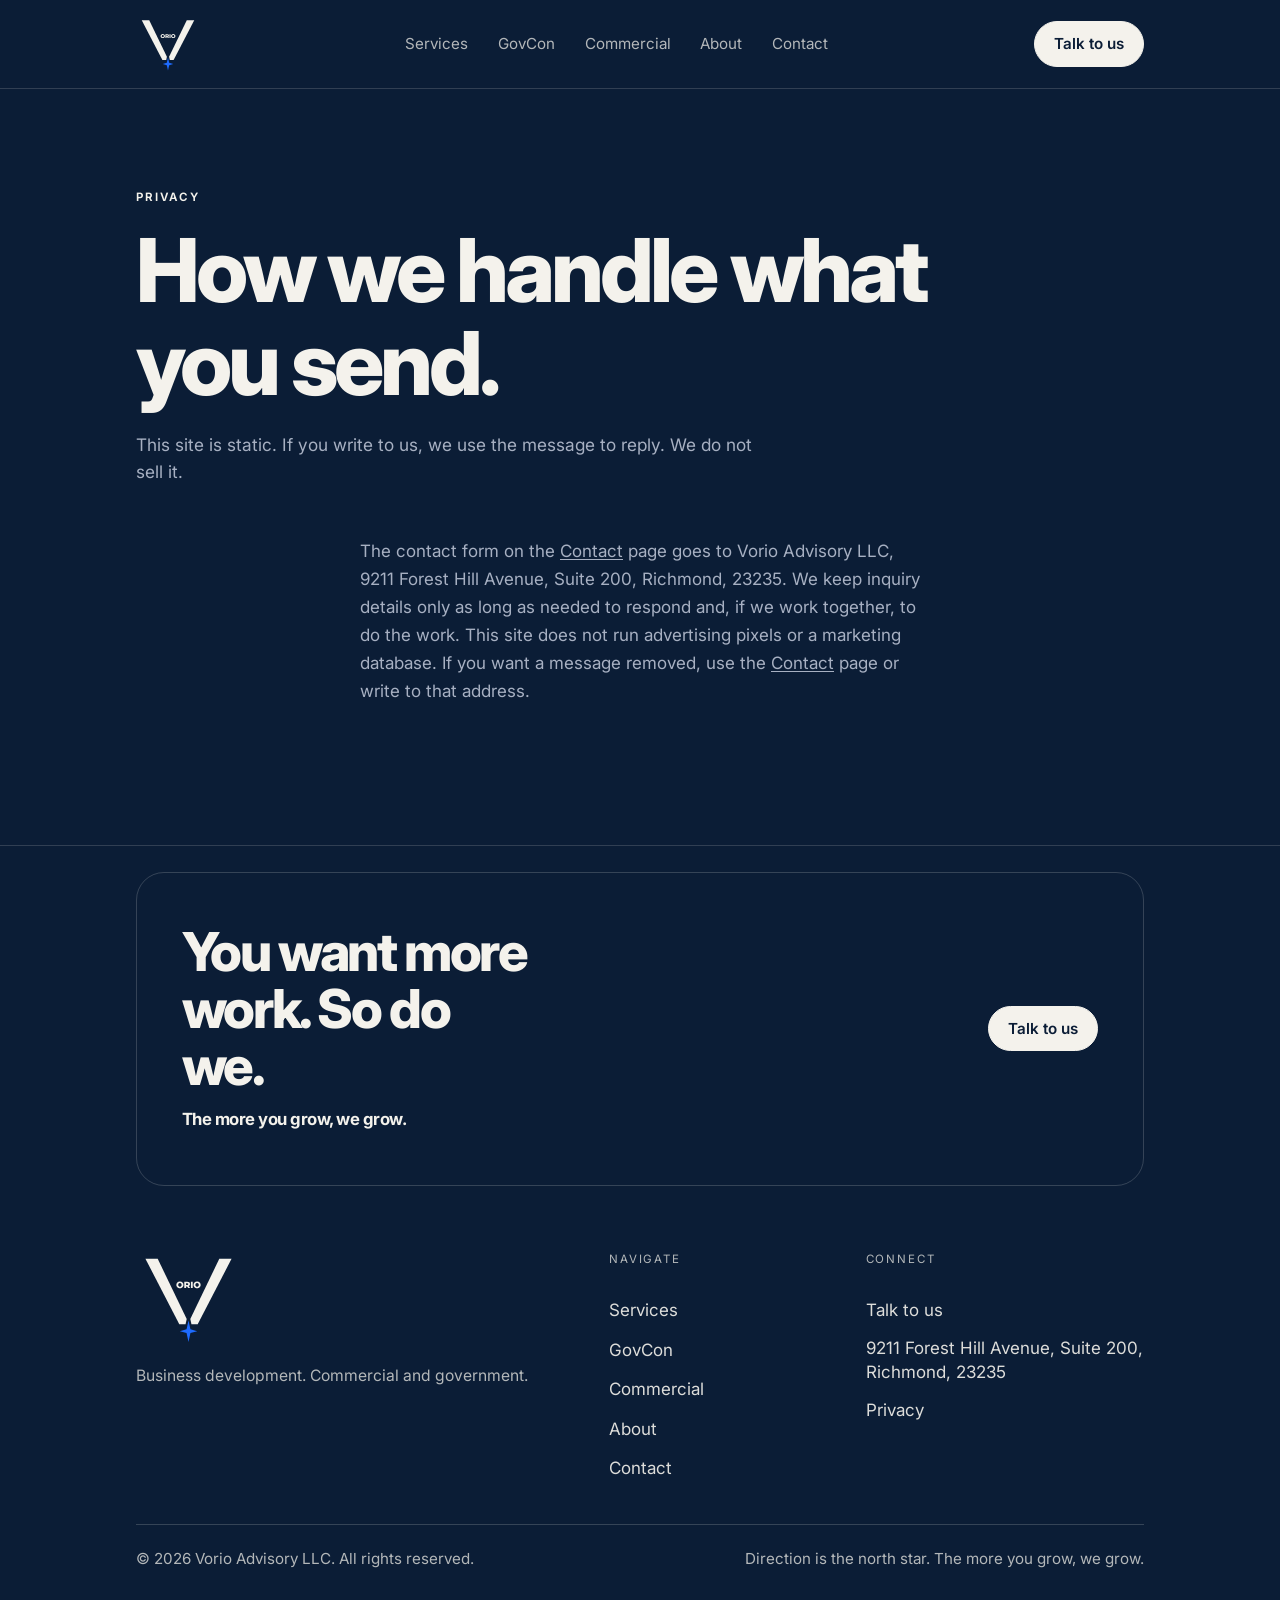
<file: privacy.html>
<!DOCTYPE html>
<html lang="en">
  <head>
    <meta charset="utf-8" />
    <meta name="viewport" content="width=device-width, initial-scale=1" />
    <title>Privacy — Vorio Advisory</title>
    <meta name="description" content="Privacy notice for Vorio Advisory." />
    <link rel="canonical" href="https://vorioadvisory.com/privacy" />
    <meta property="og:type" content="website" />
    <meta property="og:url" content="https://vorioadvisory.com/privacy" />
    <meta property="og:title" content="Privacy — Vorio Advisory" />
    <meta property="og:description" content="Privacy notice for Vorio Advisory." />
    <script type="application/ld+json">
      {
        "@context": "https://schema.org",
        "@type": "ProfessionalService",
        "name": "Vorio Advisory",
        "url": "https://vorioadvisory.com/",
        "logo": "https://vorioadvisory.com/assets/vorio-mark.svg",
        "address": {
          "@type": "PostalAddress",
          "streetAddress": "9211 Forest Hill Avenue, Suite 200",
          "addressLocality": "Richmond",
          "addressRegion": "VA",
          "postalCode": "23235",
          "addressCountry": "US"
        }
      }
    </script>
    <link rel="icon" href="assets/vorio-mark.svg" type="image/svg+xml" />
    <link rel="preconnect" href="https://fonts.googleapis.com" />
    <link rel="preconnect" href="https://fonts.gstatic.com" crossorigin />
    <link href="https://fonts.googleapis.com/css2?family=Inter:wght@400;500;600;700;800&display=swap" rel="stylesheet" />
    <link rel="stylesheet" href="assets/style.css" />
  </head>
  <body>
    <header class="nav">
      <div class="wrap nav-inner">
        <a class="brand" href="/" aria-label="Vorio home">
          <img src="assets/vorio-mark.svg" alt="Vorio" />
          <span>Vorio Advisory</span>
        </a>
        <button class="mobile-toggle" type="button" aria-label="Open menu"><span></span><span></span></button>
        <nav class="navlinks" aria-label="Primary" id="site-nav">
          <a href="/services">Services</a>
          <a href="/govcon">GovCon</a>
          <a href="/commercial">Commercial</a>
          <a href="/about">About</a>
          <a href="/contact">Contact</a>
          <a class="nav-talk" href="/contact">Talk to us</a>
        </nav>
        <a class="btn btn-nav" href="/contact">Talk to us</a>
      </div>
    </header>

    <main>
      <section class="page-hero">
        <div class="wrap">
          <p class="kicker">Privacy</p>
          <h1>How we handle what you send.</h1>
          <p class="lede">This site is static. If you write to us, we use the message to reply. We do not sell it.</p>
        </div>
      </section>

      <section class="section" style="padding-top:0">
        <div class="wrap" style="max-width:42rem">
          <p class="muted">The contact form on the <a href="/contact">Contact</a> page goes to Vorio Advisory LLC, 9211 Forest Hill Avenue, Suite 200, Richmond, 23235. We keep inquiry details only as long as needed to respond and, if we work together, to do the work. This site does not run advertising pixels or a marketing database. If you want a message removed, use the <a href="/contact">Contact</a> page or write to that address.</p>
        </div>
      </section>
    </main>

    <footer class="footer">
      <div class="wrap">
        <div class="footer-cta">
          <div class="footer-cta-copy">
            <h2>You want more work. So do we.</h2>
            <p class="lockup">The more you grow, we grow.</p>
          </div>
          <a class="btn btn-primary" href="/contact">Talk to us</a>
        </div>
        <div class="footer-grid">
          <div class="footer-brand">
            <img class="footer-mark" src="assets/vorio-mark-on-navy.svg" alt="Vorio" />
            <p>Business development. Commercial and government.</p>
          </div>
          <div class="footer-col">
            <p class="footer-label">Navigate</p>
            <a href="/services">Services</a>
            <a href="/govcon">GovCon</a>
            <a href="/commercial">Commercial</a>
            <a href="/about">About</a>
            <a href="/contact">Contact</a>
          </div>
          <div class="footer-col">
            <p class="footer-label">Connect</p>
            <a href="/contact">Talk to us</a>
            <p class="footer-address">9211 Forest Hill Avenue, Suite 200, Richmond, 23235</p>
            <a href="/privacy">Privacy</a>
          </div>
        </div>
        <div class="footer-bar">
          <p>© <span data-year>2026</span> Vorio Advisory LLC. All rights reserved.</p>
          <p>Direction is the north star. The more you grow, we grow.</p>
        </div>
      </div>
    </footer>
    <script src="assets/site.js"></script>
  </body>
</html>
</file>
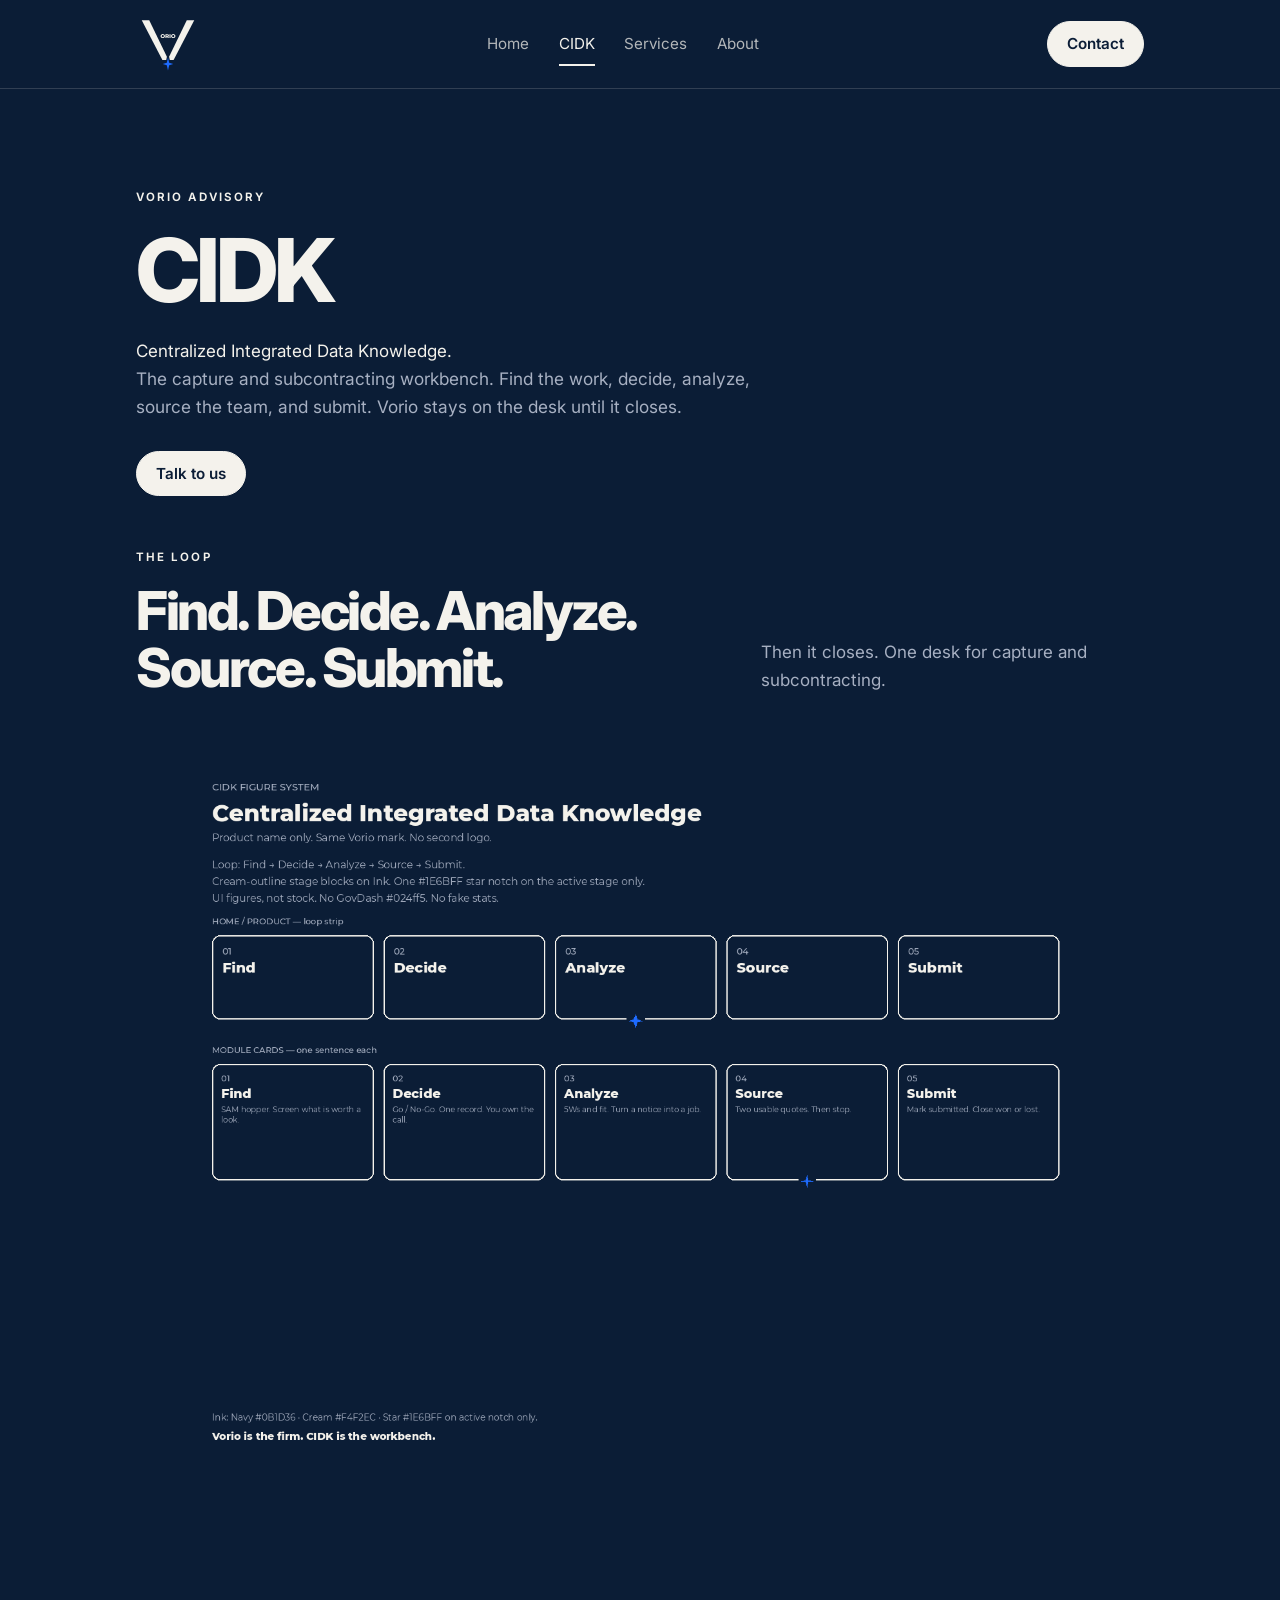
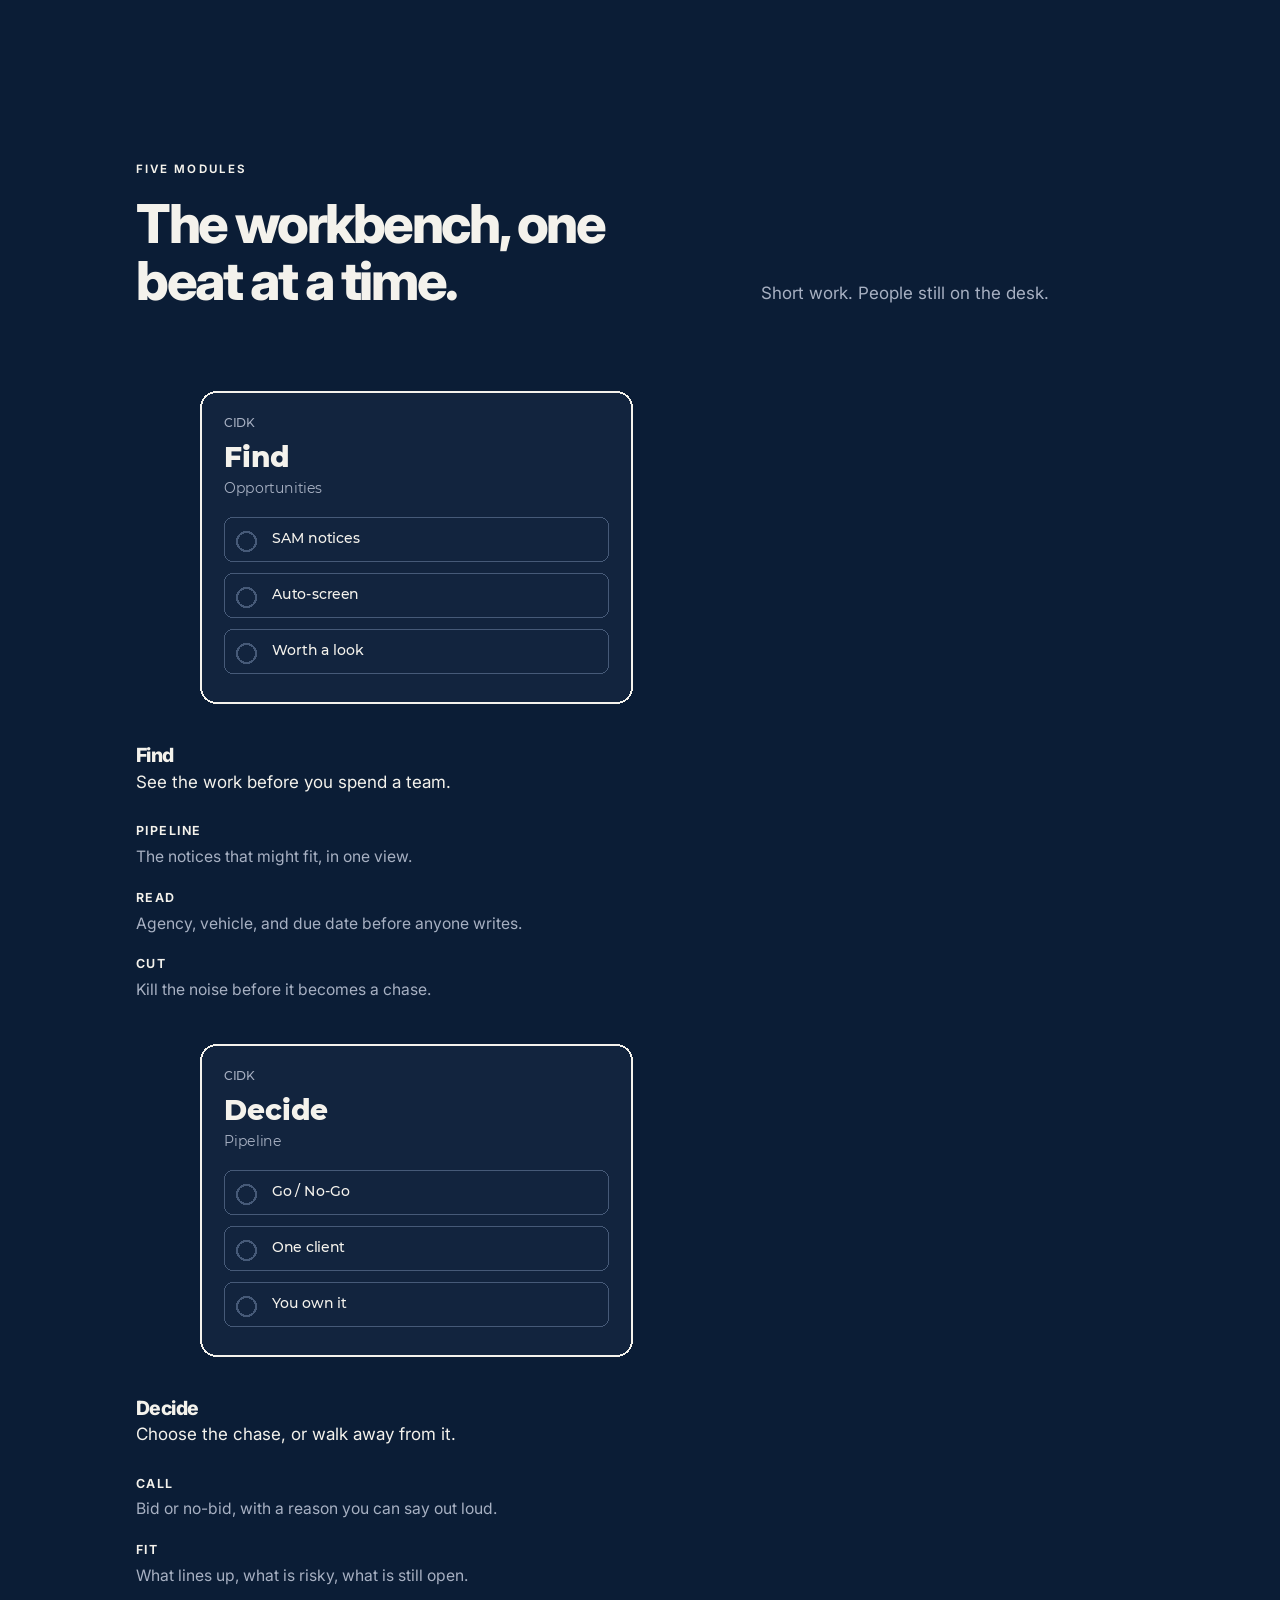
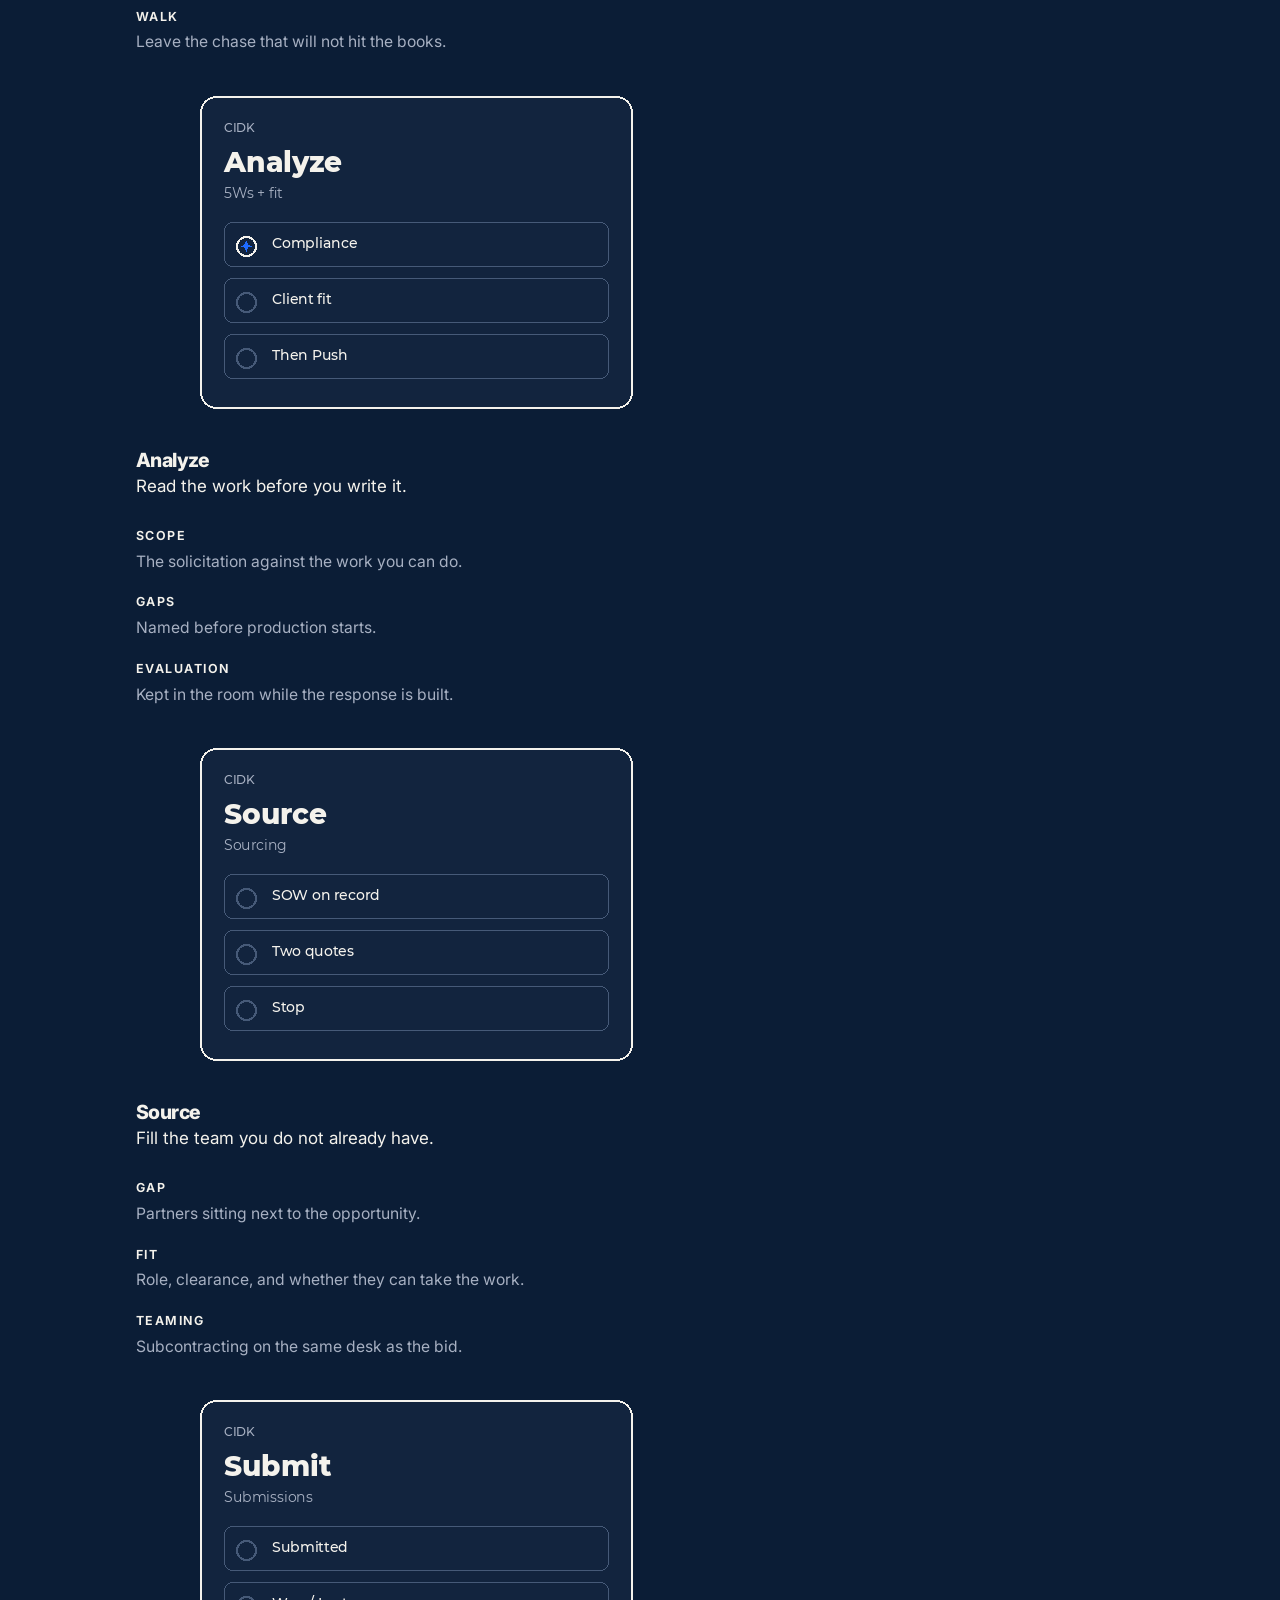
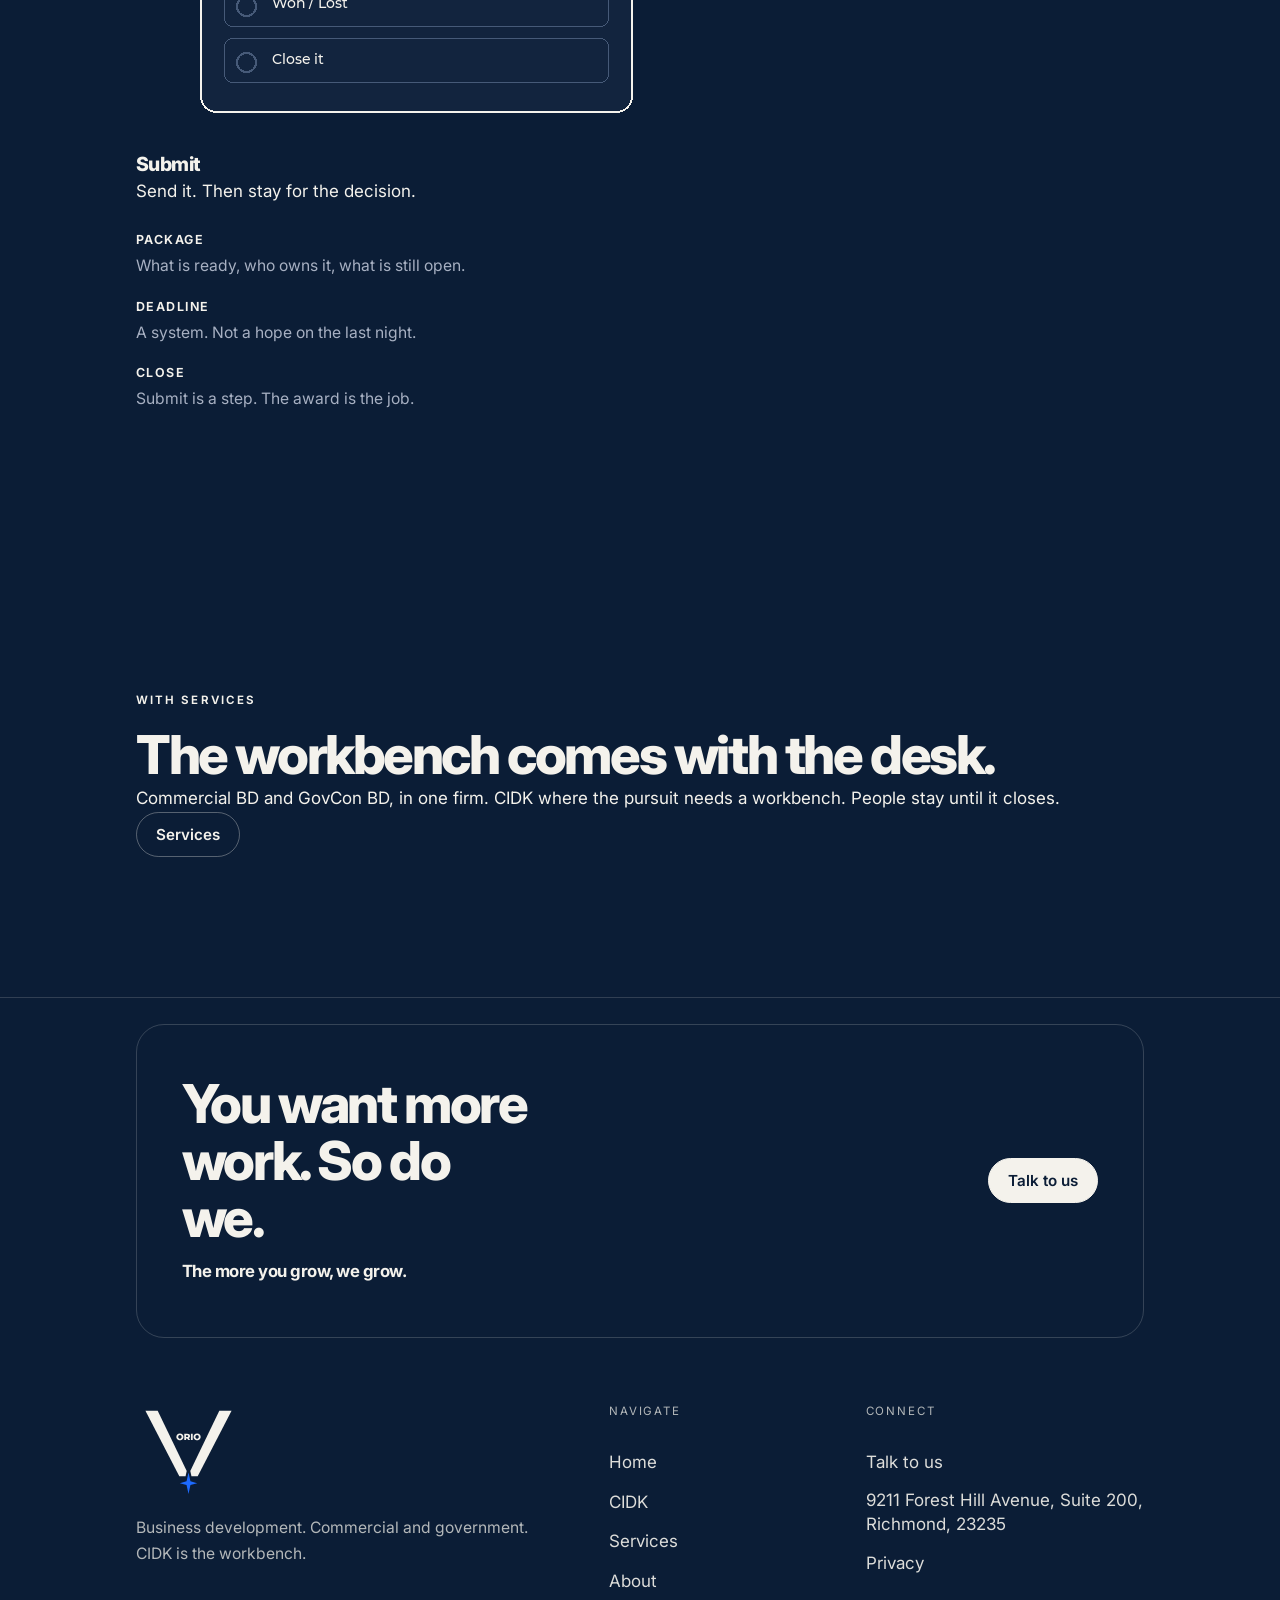
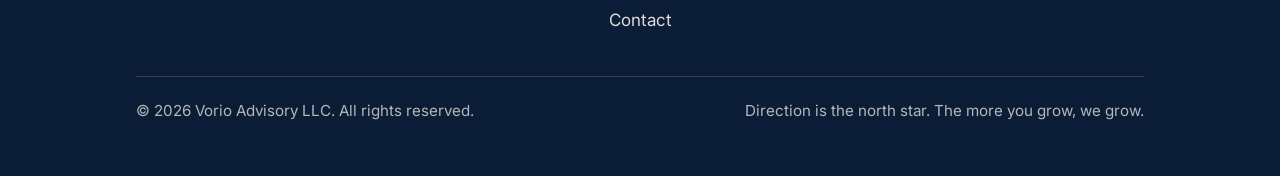
<file: product.html>
<!DOCTYPE html>
<html lang="en">
  <head>
    <meta charset="utf-8" />
    <meta name="viewport" content="width=device-width, initial-scale=1" />
    <title>CIDK — Centralized Integrated Data Knowledge | Vorio Advisory</title>
    <meta name="description" content="CIDK is Vorio's capture and subcontracting workbench. Find, decide, analyze, source, and submit — with people on the desk." />
    <link rel="canonical" href="https://vorioadvisory.com/product" />
    <meta property="og:type" content="website" />
    <meta property="og:url" content="https://vorioadvisory.com/product" />
    <meta property="og:title" content="CIDK — Centralized Integrated Data Knowledge | Vorio Advisory" />
    <meta property="og:description" content="CIDK is Vorio's capture and subcontracting workbench. Find, decide, analyze, source, and submit — with people on the desk." />
    <script type="application/ld+json">
      {
        "@context": "https://schema.org",
        "@type": "ProfessionalService",
        "name": "Vorio Advisory",
        "url": "https://vorioadvisory.com/",
        "logo": "https://vorioadvisory.com/assets/vorio-mark.svg",
        "address": {
          "@type": "PostalAddress",
          "streetAddress": "9211 Forest Hill Avenue, Suite 200",
          "addressLocality": "Richmond",
          "addressRegion": "VA",
          "postalCode": "23235",
          "addressCountry": "US"
        }
      }
    </script>
    <link rel="icon" href="assets/vorio-mark.svg" type="image/svg+xml" />
    <link rel="preconnect" href="https://fonts.googleapis.com" />
    <link rel="preconnect" href="https://fonts.gstatic.com" crossorigin />
    <link href="https://fonts.googleapis.com/css2?family=Inter:wght@400;500;600;700;800&display=swap" rel="stylesheet" />
    <link rel="stylesheet" href="assets/style.css" />
  </head>
  <body>
    <header class="nav">
      <div class="wrap nav-inner">
        <a class="brand" href="/" aria-label="Vorio home">
          <img src="assets/vorio-mark.svg" alt="Vorio" />
          <span>Vorio Advisory</span>
        </a>
        <button class="mobile-toggle" type="button" aria-label="Open menu"><span></span><span></span></button>
        <nav class="navlinks" aria-label="Primary" id="site-nav">
          <a href="/">Home</a>
          <a href="/product" aria-current="page">CIDK</a>
          <a href="/services">Services</a>
          <a href="/about">About</a>
          <a class="nav-talk" href="/contact">Contact</a>
        </nav>
        <a class="btn btn-nav" href="/contact">Contact</a>
      </div>
    </header>

    <main>
      <section class="page-hero">
        <div class="wrap">
          <p class="kicker">Vorio Advisory</p>
          <h1>CIDK</h1>
          <p class="dek">Centralized Integrated Data Knowledge.</p>
          <p class="lede">The capture and subcontracting workbench. Find the work, decide, analyze, source the team, and submit. Vorio stays on the desk until it closes.</p>
          <div class="actions">
            <a class="btn btn-primary" href="/contact">Talk to us</a>
          </div>
        </div>
      </section>

      <section class="section reveal" style="padding-top:0">
        <div class="wrap">
          <div class="section-head">
            <div>
              <p class="kicker">The loop</p>
              <h2>Find. Decide. Analyze. Source. Submit.</h2>
            </div>
            <p>Then it closes. One desk for capture and subcontracting.</p>
          </div>
          <figure class="loop-system">
            <img src="assets/cidk/cidk-loop-system.png" width="1440" height="1100" alt="CIDK system: Find, Decide, Analyze, Source, and Submit, then close." />
          </figure>
        </div>
      </section>

      <section class="section reveal">
        <div class="wrap">
          <div class="section-head">
            <div>
              <p class="kicker">Five modules</p>
              <h2>The workbench, one beat at a time.</h2>
            </div>
            <p>Short work. People still on the desk.</p>
          </div>
          <div class="modules">
            <article class="module">
              <figure class="module-figure">
                <img src="assets/cidk/cidk-ui-find.png" width="480" height="360" alt="CIDK Find. Opportunities with agency, vehicle, due date, and value." />
              </figure>
              <div class="module-copy">
                <h3>Find</h3>
                <p>See the work before you spend a team.</p>
                <ul class="facts">
                  <li><strong>Pipeline</strong> The notices that might fit, in one view.</li>
                  <li><strong>Read</strong> Agency, vehicle, and due date before anyone writes.</li>
                  <li><strong>Cut</strong> Kill the noise before it becomes a chase.</li>
                </ul>
              </div>
            </article>
            <article class="module">
              <figure class="module-figure">
                <img src="assets/cidk/cidk-ui-decide.png" width="480" height="360" alt="CIDK Decide. A bid or no-bid view with fit, risk, and open questions." />
              </figure>
              <div class="module-copy">
                <h3>Decide</h3>
                <p>Choose the chase, or walk away from it.</p>
                <ul class="facts">
                  <li><strong>Call</strong> Bid or no-bid, with a reason you can say out loud.</li>
                  <li><strong>Fit</strong> What lines up, what is risky, what is still open.</li>
                  <li><strong>Walk</strong> Leave the chase that will not hit the books.</li>
                </ul>
              </div>
            </article>
            <article class="module">
              <figure class="module-figure">
                <img src="assets/cidk/cidk-ui-analyze.png" width="480" height="360" alt="CIDK Analyze. A solicitation read for scope, requirements, and gaps." />
              </figure>
              <div class="module-copy">
                <h3>Analyze</h3>
                <p>Read the work before you write it.</p>
                <ul class="facts">
                  <li><strong>Scope</strong> The solicitation against the work you can do.</li>
                  <li><strong>Gaps</strong> Named before production starts.</li>
                  <li><strong>Evaluation</strong> Kept in the room while the response is built.</li>
                </ul>
              </div>
            </article>
            <article class="module">
              <figure class="module-figure">
                <img src="assets/cidk/cidk-ui-source.png" width="480" height="360" alt="CIDK Source. Partners matched to a gap, with role and clearance." />
              </figure>
              <div class="module-copy">
                <h3>Source</h3>
                <p>Fill the team you do not already have.</p>
                <ul class="facts">
                  <li><strong>Gap</strong> Partners sitting next to the opportunity.</li>
                  <li><strong>Fit</strong> Role, clearance, and whether they can take the work.</li>
                  <li><strong>Teaming</strong> Subcontracting on the same desk as the bid.</li>
                </ul>
              </div>
            </article>
            <article class="module">
              <figure class="module-figure">
                <img src="assets/cidk/cidk-ui-submit.png" width="480" height="360" alt="CIDK Submit. A package checklist and where the response stands." />
              </figure>
              <div class="module-copy">
                <h3>Submit</h3>
                <p>Send it. Then stay for the decision.</p>
                <ul class="facts">
                  <li><strong>Package</strong> What is ready, who owns it, what is still open.</li>
                  <li><strong>Deadline</strong> A system. Not a hope on the last night.</li>
                  <li><strong>Close</strong> Submit is a step. The award is the job.</li>
                </ul>
              </div>
            </article>
          </div>
        </div>
      </section>

      <section class="section reveal">
        <div class="wrap">
          <div class="with-services">
            <div>
              <p class="kicker">With services</p>
              <h2>The workbench comes with the desk.</h2>
              <p>Commercial BD and GovCon BD, in one firm. CIDK where the pursuit needs a workbench. People stay until it closes.</p>
            </div>
            <a class="btn btn-ghost" href="/services">Services</a>
          </div>
        </div>
      </section>
    </main>

    <footer class="footer">
      <div class="wrap">
        <div class="footer-cta">
          <div class="footer-cta-copy">
            <h2>You want more work. So do we.</h2>
            <p class="lockup">The more you grow, we grow.</p>
          </div>
          <a class="btn btn-primary" href="/contact">Talk to us</a>
        </div>
        <div class="footer-grid">
          <div class="footer-brand">
            <img class="footer-mark" src="assets/vorio-mark-on-navy.svg" alt="Vorio" />
            <p>Business development. Commercial and government. CIDK is the workbench.</p>
          </div>
          <div class="footer-col">
            <p class="footer-label">Navigate</p>
            <a href="/">Home</a>
            <a href="/product">CIDK</a>
            <a href="/services">Services</a>
            <a href="/about">About</a>
            <a href="/contact">Contact</a>
          </div>
          <div class="footer-col">
            <p class="footer-label">Connect</p>
            <a href="/contact">Talk to us</a>
            <p class="footer-address">9211 Forest Hill Avenue, Suite 200, Richmond, 23235</p>
            <a href="/privacy">Privacy</a>
          </div>
        </div>
        <div class="footer-bar">
          <p>© <span data-year>2026</span> Vorio Advisory LLC. All rights reserved.</p>
          <p>Direction is the north star. The more you grow, we grow.</p>
        </div>
      </div>
    </footer>
    <script src="assets/site.js"></script>
  </body>
</html>
</file>
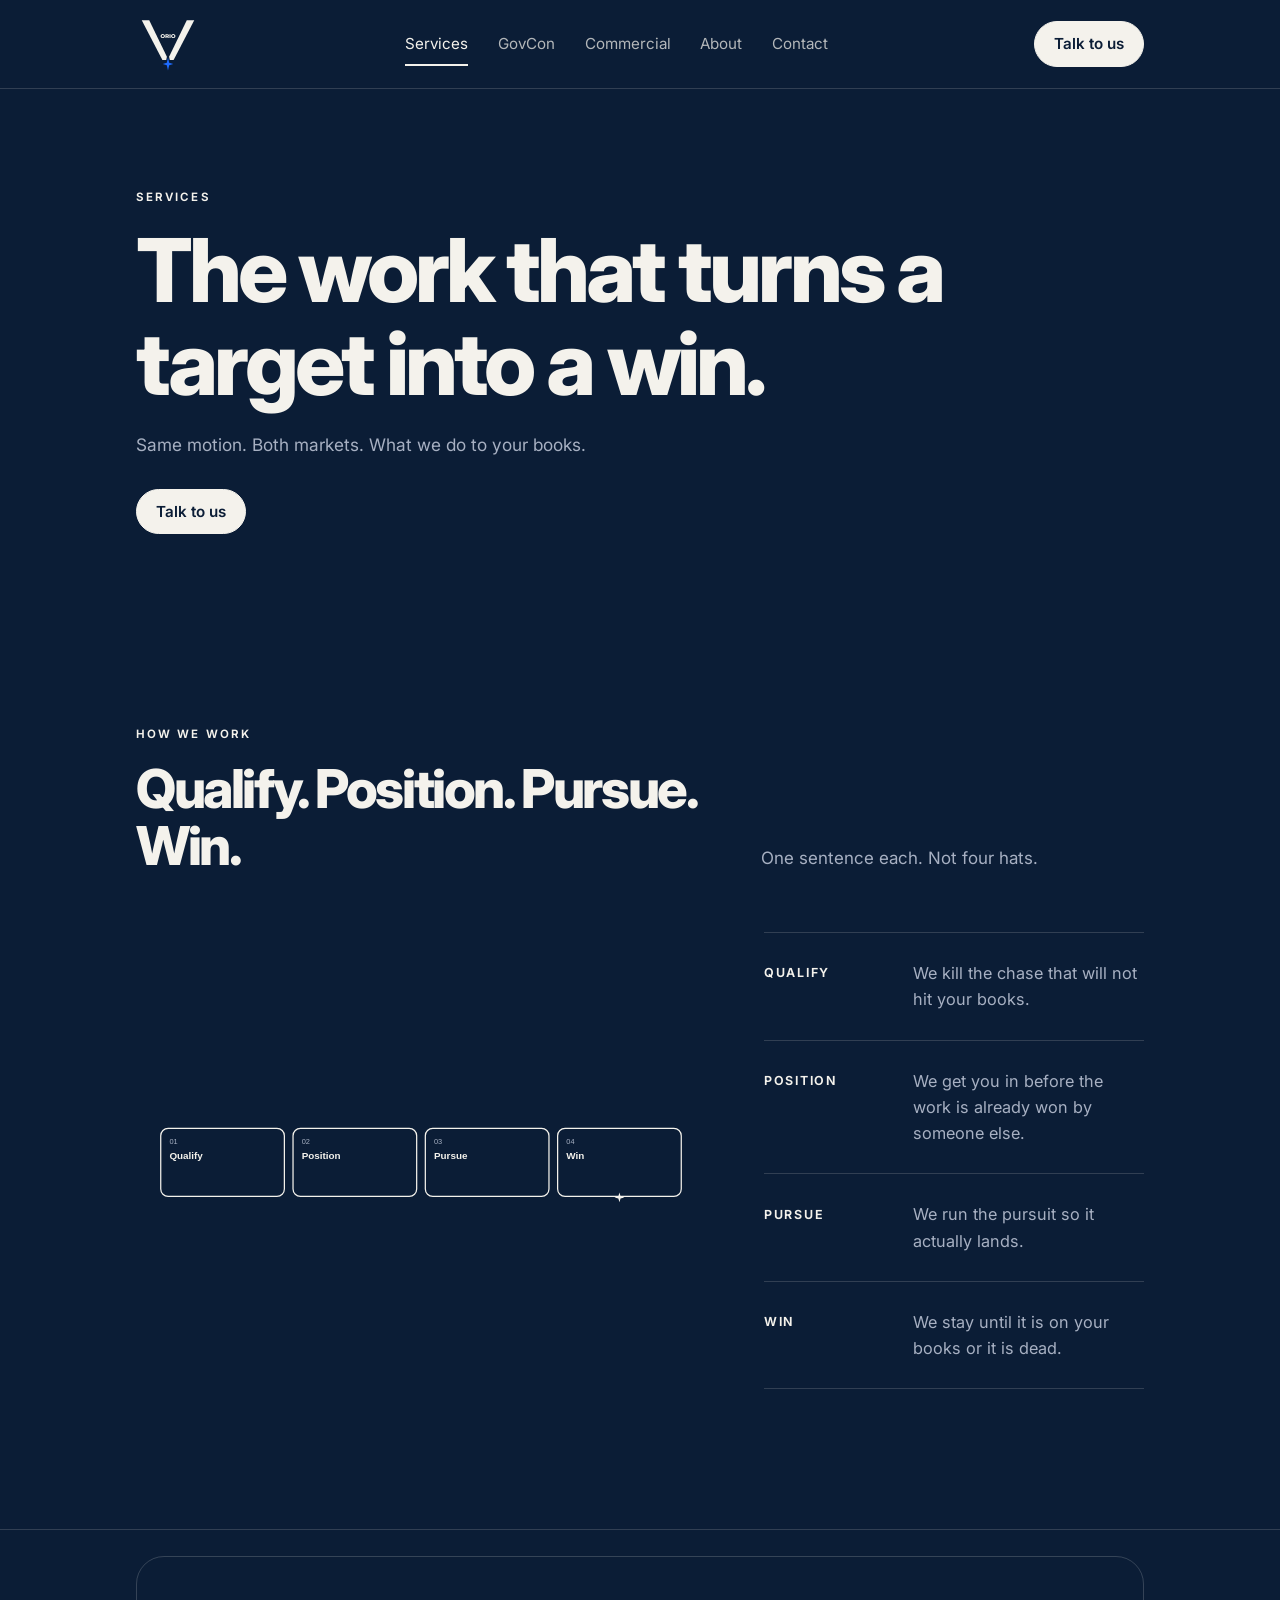
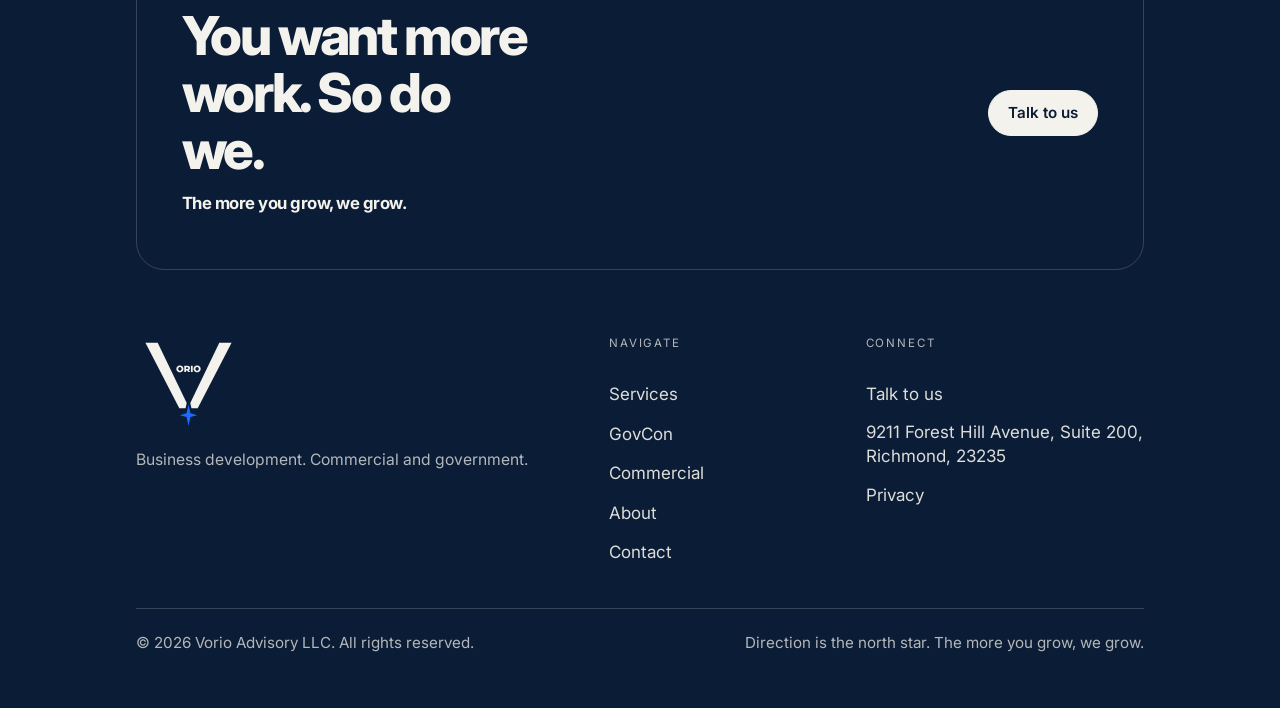
<file: services.html>
<!DOCTYPE html>
<html lang="en">
  <head>
    <meta charset="utf-8" />
    <meta name="viewport" content="width=device-width, initial-scale=1" />
    <title>BD Services — Qualify, Position, Pursue, Win | Vorio Advisory</title>
    <meta name="description" content="Same motion. Both markets. We advise or we embed — the work that turns a target into a win." />
    <link rel="canonical" href="https://vorioadvisory.com/services" />
    <meta property="og:type" content="website" />
    <meta property="og:url" content="https://vorioadvisory.com/services" />
    <meta property="og:title" content="BD Services — Qualify, Position, Pursue, Win | Vorio Advisory" />
    <meta property="og:description" content="Same motion. Both markets. We advise or we embed — the work that turns a target into a win." />
    <script type="application/ld+json">
      {
        "@context": "https://schema.org",
        "@type": "ProfessionalService",
        "name": "Vorio Advisory",
        "url": "https://vorioadvisory.com/",
        "logo": "https://vorioadvisory.com/assets/vorio-mark.svg",
        "address": {
          "@type": "PostalAddress",
          "streetAddress": "9211 Forest Hill Avenue, Suite 200",
          "addressLocality": "Richmond",
          "addressRegion": "VA",
          "postalCode": "23235",
          "addressCountry": "US"
        }
      }
    </script>
    <link rel="icon" href="assets/vorio-mark.svg" type="image/svg+xml" />
    <link rel="preconnect" href="https://fonts.googleapis.com" />
    <link rel="preconnect" href="https://fonts.gstatic.com" crossorigin />
    <link href="https://fonts.googleapis.com/css2?family=Inter:wght@400;500;600;700;800&display=swap" rel="stylesheet" />
    <link rel="stylesheet" href="assets/style.css" />
  </head>
  <body>
    <header class="nav">
      <div class="wrap nav-inner">
        <a class="brand" href="/" aria-label="Vorio home">
          <img src="assets/vorio-mark.svg" alt="Vorio" />
          <span>Vorio Advisory</span>
        </a>
        <button class="mobile-toggle" type="button" aria-label="Open menu"><span></span><span></span></button>
        <nav class="navlinks" aria-label="Primary" id="site-nav">
          <a href="/services" aria-current="page">Services</a>
          <a href="/govcon">GovCon</a>
          <a href="/commercial">Commercial</a>
          <a href="/about">About</a>
          <a href="/contact">Contact</a>
          <a class="nav-talk" href="/contact">Talk to us</a>
        </nav>
        <a class="btn btn-nav" href="/contact">Talk to us</a>
      </div>
    </header>

    <main>
      <section class="page-hero">
        <div class="wrap">
          <p class="kicker">Services</p>
          <h1>The work that turns a target into a win.</h1>
          <p class="lede">Same motion. Both markets. What we do to your books.</p>
          <div class="actions">
            <a class="btn btn-primary" href="/contact">Talk to us</a>
          </div>
        </div>
      </section>

      <section class="section reveal">
        <div class="wrap">
          <div class="section-head">
            <div>
              <p class="kicker">How we work</p>
              <h2>Qualify. Position. Pursue. Win.</h2>
            </div>
            <p>One sentence each. Not four hats.</p>
          </div>
          <div class="services-motion">
            <figure class="stage-figure">
              <img class="stage-svg" src="assets/stage-notch-services.svg" alt="Qualify, Position, Pursue, Win" />
              <ol class="stage-rail" aria-hidden="true">
                <li>
                  <span class="stage-card">
                    <span class="num">01</span>
                    <span class="label">Qualify</span>
                  </span>
                </li>
                <li>
                  <span class="stage-card">
                    <span class="num">02</span>
                    <span class="label">Position</span>
                  </span>
                </li>
                <li>
                  <span class="stage-card">
                    <span class="num">03</span>
                    <span class="label">Pursue</span>
                  </span>
                </li>
                <li>
                  <span class="stage-card">
                    <span class="num">04</span>
                    <span class="label">Win</span>
                    <span class="stage-star" aria-hidden="true">
                      <svg viewBox="0 0 24 24" fill="currentColor"><path d="M12 0 L14.2 8.4 L24 10.6 L14.2 12.8 L12 21.2 L9.8 12.8 L0 10.6 L9.8 8.4 Z"/></svg>
                    </span>
                  </span>
                </li>
              </ol>
            </figure>
            <div class="cycle-list">
              <article class="cycle-item">
                <p class="num">Qualify</p>
                <p>We kill the chase that will not hit your books.</p>
              </article>
              <article class="cycle-item">
                <p class="num">Position</p>
                <p>We get you in before the work is already won by someone else.</p>
              </article>
              <article class="cycle-item">
                <p class="num">Pursue</p>
                <p>We run the pursuit so it actually lands.</p>
              </article>
              <article class="cycle-item">
                <p class="num">Win</p>
                <p>We stay until it is on your books or it is dead.</p>
              </article>
            </div>
          </div>
        </div>
      </section>
    </main>

    <footer class="footer">
      <div class="wrap">
        <div class="footer-cta">
          <div class="footer-cta-copy">
            <h2>You want more work. So do we.</h2>
            <p class="lockup">The more you grow, we grow.</p>
          </div>
          <a class="btn btn-primary" href="/contact">Talk to us</a>
        </div>
        <div class="footer-grid">
          <div class="footer-brand">
            <img class="footer-mark" src="assets/vorio-mark-on-navy.svg" alt="Vorio" />
            <p>Business development. Commercial and government.</p>
          </div>
          <div class="footer-col">
            <p class="footer-label">Navigate</p>
            <a href="/services">Services</a>
            <a href="/govcon">GovCon</a>
            <a href="/commercial">Commercial</a>
            <a href="/about">About</a>
            <a href="/contact">Contact</a>
          </div>
          <div class="footer-col">
            <p class="footer-label">Connect</p>
            <a href="/contact">Talk to us</a>
            <p class="footer-address">9211 Forest Hill Avenue, Suite 200, Richmond, 23235</p>
            <a href="/privacy">Privacy</a>
          </div>
        </div>
        <div class="footer-bar">
          <p>© <span data-year>2026</span> Vorio Advisory LLC. All rights reserved.</p>
          <p>Direction is the north star. The more you grow, we grow.</p>
        </div>
      </div>
    </footer>
    <script src="assets/site.js"></script>
  </body>
</html>
</file>
<file: assets/style.css>
:root{
  --bg:#0B1D36;
  --bg-2:#0B1D36;
  --ink:#F4F2EC;
  --muted:#A7B0C2;
  --star:#1E6BFF;
  --line:rgba(244,242,236,.16);
  --panel:transparent;
  --panel-2:transparent;
  --navy:#0B1D36;
  --cream:#F4F2EC;
  --max:1120px;
  --radius:999px;
  --pad:clamp(1.4rem,5.5vw,3.5rem);
  --nav-h:88px;
  --section-y:clamp(5.25rem,11vw,8.75rem);
}
*{box-sizing:border-box}
html{
  scroll-behavior:smooth;
  color-scheme:dark;
  overflow-x:hidden;
  scroll-padding-top:var(--nav-h);
  -webkit-text-size-adjust:100%;
}
html,body{margin:0;padding:0;max-width:100%}
body{
  background:var(--bg);
  color:var(--ink);
  font-family:Inter,Helvetica,Arial,sans-serif;
  font-size:17px;
  line-height:1.65;
  min-height:100vh;
  overflow-x:hidden;
}
img,svg{max-width:100%;height:auto;display:block}
a{color:inherit;text-decoration:none}
button,input,select,textarea{font:inherit;color:inherit}
h1,h2,h3,p{margin:0}
h1,h2,h3{
  letter-spacing:-.045em;
  line-height:1.06;
  font-weight:800;
  overflow-wrap:break-word;
  word-wrap:break-word;
  max-width:100%;
}
h1{font-size:clamp(2.35rem,7.4vw,5.5rem)}
h2{font-size:clamp(1.7rem,4.4vw,3.35rem)}
h3{font-size:1.22rem;letter-spacing:-.03em;line-height:1.2}
.wrap{width:min(100%,var(--max));margin:0 auto;padding:0 var(--pad)}
.kicker{
  color:var(--ink);
  font-size:.72rem;
  font-weight:650;
  letter-spacing:.18em;
  text-transform:uppercase;
  margin:0 0 1.05rem;
}
.accent{color:var(--ink)}
.lede{color:var(--muted);max-width:36rem;font-size:1.08rem;line-height:1.6}
.hero-body{color:var(--muted);max-width:38rem;margin:1.25rem 0 0;font-size:1.05rem;line-height:1.65}
.lockup{color:var(--ink);font-weight:700;letter-spacing:-.03em;margin:1.25rem 0 0;font-size:1.2rem}
.pov{color:var(--ink);max-width:38rem;font-size:1.12rem;line-height:1.6}
.muted{color:var(--muted)}
.muted a{text-decoration:underline;text-underline-offset:2px}
.muted a:hover,.muted a:focus-visible{color:var(--ink)}
:focus-visible{outline:2px solid var(--ink);outline-offset:3px}

/* Nav — solid navy, sticky, no blur */
.nav{
  position:sticky;top:0;z-index:20;
  background:var(--bg);
  border-bottom:1px solid var(--line);
}
.nav-inner{
  position:relative;
  display:flex;
  align-items:center;
  gap:.75rem 1rem;
  min-height:var(--nav-h);
}
.brand{
  display:flex;
  align-items:center;
  gap:.65rem;
  flex:0 1 auto;
  min-width:0;
}
.brand img{
  height:58px;
  width:auto;
  max-width:min(72px,22vw);
  object-fit:contain;
  border-radius:0;
}
.brand span{display:none}
.navlinks{
  display:flex;
  justify-content:center;
  align-items:center;
  gap:1.85rem;
  flex:1 1 auto;
  min-width:0;
}
.navlinks a{
  color:var(--ink);
  font-size:.95rem;
  opacity:.72;
  min-height:44px;
  display:inline-flex;
  align-items:center;
  transition:opacity .15s ease;
}
.navlinks a:hover,
.navlinks a:focus-visible{opacity:1}
.navlinks a[aria-current="page"]{opacity:1;box-shadow:inset 0 -2px 0 var(--ink);color:var(--ink)}
.navlinks a.nav-talk,.nav-talk{display:none}
.mobile-toggle{
  display:none;
  width:44px;height:44px;
  min-width:44px;min-height:44px;
  border:1px solid var(--line);
  border-radius:var(--radius);
  background:var(--bg);
  cursor:pointer;
  padding:0;
  align-items:center;
  justify-content:center;
  flex-direction:column;
  gap:6px;
  margin-left:auto;
}
.mobile-toggle:hover,.mobile-toggle:focus-visible{border-color:var(--ink)}
.mobile-toggle span{
  display:block;width:18px;height:2px;background:var(--ink);
  transition:transform .2s ease;
  transform-origin:center;
}
.mobile-toggle[aria-expanded="true"] span:first-child{
  transform:translateY(4px) rotate(45deg);
}
.mobile-toggle[aria-expanded="true"] span:last-child{
  transform:translateY(-4px) rotate(-45deg);
}

/* Buttons — cream primary, navy type; ghost cream hairline */
.btn{
  display:inline-flex;
  align-items:center;
  justify-content:center;
  gap:.4rem;
  border-radius:var(--radius);
  padding:.88rem 1.2rem;
  min-height:44px;
  font-size:.95rem;
  font-weight:600;
  line-height:1;
  border:1px solid transparent;
  cursor:pointer;
  white-space:nowrap;
  max-width:100%;
  transition:background .15s ease,border-color .15s ease,color .15s ease,transform .12s ease;
}
.btn-primary,.btn-nav{
  background:var(--ink);
  color:var(--bg);
  border-color:var(--ink);
}
.btn-primary:hover,.btn-primary:focus-visible,
.btn-nav:hover,.btn-nav:focus-visible{
  background:#e8e4d8;
  border-color:#e8e4d8;
  color:var(--bg);
}
.btn-primary:active,.btn-nav:active{transform:translateY(1px);background:#ddd8c8}
.btn-ghost{
  background:transparent;
  color:var(--ink);
  border-color:rgba(244,242,236,.32);
}
.btn-ghost:hover,.btn-ghost:focus-visible{
  border-color:var(--ink);
  color:var(--ink);
  background:rgba(244,242,236,.06);
}
.btn-ghost:active{transform:translateY(1px);background:rgba(244,242,236,.1)}
.btn-nav{flex:0 0 auto}
.actions{display:flex;flex-wrap:wrap;gap:.8rem;margin-top:2.1rem}

/* Hero */
.hero{
  position:relative;
  isolation:isolate;
}
.hero-bg{
  position:absolute;inset:0;pointer-events:none;z-index:0;overflow:hidden;
}
.hero-bg img{
  width:100%;height:100%;object-fit:cover;object-position:70% 42%;
  opacity:.95;
}
.hero-grid{
  position:relative;z-index:1;
  display:grid;
  grid-template-columns:minmax(0,1.08fr) minmax(0,.92fr);
  align-items:center;
  gap:2.4rem 2rem;
  min-height:calc(100svh - var(--nav-h));
  padding:clamp(2.8rem,6vw,4.8rem) 0 clamp(4.5rem,9vw,6.5rem);
}
.hero-copy,.hero-art{min-width:0}
.hero-copy h1{margin:0 0 1.3rem}
.hero-art{
  position:relative;
  display:flex;
  flex-direction:column;
  justify-content:center;
  align-items:center;
  min-height:0;
}
.hero-art img{
  width:min(420px,100%);
  height:auto;
  object-fit:contain;
  filter:none;
  border-radius:0;
  background:transparent;
}
.art-card{
  position:absolute;
  right:0;bottom:6%;
  width:min(250px,86%);
  padding:1.15rem 1.15rem 1.2rem;
  background:var(--bg);
  border:1px solid var(--line);
  border-radius:16px;
  transition:border-color .15s ease;
}
.art-card:hover,.art-card:focus-within{border-color:rgba(244,242,236,.36)}
.art-card strong{
  display:block;
  font-size:.78rem;
  letter-spacing:.08em;
  margin-bottom:.45rem;
}
.art-card p{color:var(--muted);font-size:.86rem;line-height:1.45}

/* Sections — brochure air */
.section{padding:var(--section-y) 0}
.section-head{
  display:grid;
  grid-template-columns:minmax(0,1.2fr) minmax(0,.8fr);
  gap:1.6rem 3.2rem;
  align-items:end;
  margin-bottom:clamp(2.4rem,5vw,3.6rem);
}
.section-head h2{max-width:16ch}
.section-head p:last-child{color:var(--muted);max-width:28rem;padding-bottom:.15rem}
.split{
  display:grid;
  grid-template-columns:minmax(0,1fr) minmax(0,1fr);
  gap:0;
  border-top:1px solid var(--line);
  border-bottom:1px solid var(--line);
}
.split > *{padding:clamp(2.6rem,5vw,3.6rem) 0;min-width:0}
.split > :first-child{padding-right:clamp(2.4rem,4vw,3.6rem);border-right:1px solid var(--line)}
.split > :last-child{padding-left:clamp(2.4rem,4vw,3.6rem)}
.split h3{
  margin:0 0 1rem;
  font-size:clamp(1.65rem,3.1vw,2.4rem);
  letter-spacing:-.04em;
}
.split > * > p{color:var(--muted);font-size:1.02rem;line-height:1.65;max-width:36rem}
.split .text-link{
  display:inline-block;
  margin-top:1.6rem;
  color:var(--ink);
  min-height:44px;
  padding:.35rem 0;
  font-weight:600;
  letter-spacing:-.02em;
}
.split .text-link:hover,.split .text-link:focus-visible{color:var(--ink);text-decoration:underline;text-underline-offset:4px}
.facts{list-style:none;margin:1.6rem 0 0;padding:0;display:grid;gap:1.15rem}
.facts li{color:var(--muted);font-size:.98rem;line-height:1.55}
.facts strong{display:block;color:var(--ink);font-size:.78rem;letter-spacing:.12em;text-transform:uppercase;font-weight:650;margin:0 0 .28rem}

.cards{
  display:grid;
  grid-template-columns:repeat(3,minmax(0,1fr));
  gap:1.15rem;
}
.card{
  background:var(--panel);
  border:1px solid var(--line);
  border-radius:22px;
  padding:1.55rem 1.45rem 1.6rem;
  min-width:0;
  transition:border-color .15s ease;
}
.card:hover,.card:focus-within{border-color:rgba(244,242,236,.36)}
.card h3{margin:0 0 .55rem}
.card p{color:var(--muted);font-size:.98rem}
.stack{
  display:grid;
  grid-template-columns:repeat(3,minmax(0,1fr));
  gap:1.15rem;
}
.bands{
  display:grid;
  grid-template-columns:repeat(3,minmax(0,1fr));
  margin:0;
  border:1px solid var(--line);
  border-radius:22px;
  overflow:hidden;
  background:var(--panel);
}
.band{padding:1.7rem 1.5rem 1.8rem;border-left:1px solid var(--line);min-width:0;transition:background .15s ease}
.band:first-child{border-left:0}
.band:hover,.band:focus-within{background:rgba(244,242,236,.04)}
.band h3{
  margin:0 0 .75rem;
  font-size:.78rem;
  letter-spacing:.14em;
  text-transform:uppercase;
  color:var(--ink);
  font-weight:650;
  line-height:1.3;
}
.band p{color:var(--muted);font-size:.98rem}

/* Four-stage Stage notch — Qualify → Position → Pursue → Win.
   Cream-outline blocks on Ink; #1E6BFF star only on the active stage. */
.stage-figure{
  margin:0;
  padding-top:.5rem;
  min-width:0;
  overflow:visible;
}
.stage-svg{
  width:100%;
  height:auto;
  margin:0;
  background:transparent;
}
.stage-rail{
  display:none;
  list-style:none;
  margin:0;
  padding:0;
}
.stage-card{
  display:block;
  position:relative;
  border:2px solid var(--ink);
  border-radius:12px;
  padding:1.25rem 1.15rem 1.75rem;
  min-height:7.2rem;
}
.stage-card .num{
  display:block;
  color:var(--muted);
  font-size:.78rem;
  font-weight:600;
  letter-spacing:.16em;
  margin:0 0 .5rem;
}
.stage-card .label{
  display:block;
  color:var(--ink);
  font-size:1.3rem;
  font-weight:800;
  letter-spacing:-.03em;
}
.stage-star{
  position:absolute;
  left:50%;
  bottom:8px;
  width:14px;
  height:14px;
  transform:translateX(-50%);
  color:var(--star);
}
.stage-star svg{width:100%;height:100%}

.services-motion{
  display:grid;
  grid-template-columns:minmax(0,1.2fr) minmax(0,.8fr);
  gap:clamp(2rem,4.5vw,3.6rem);
  align-items:center;
}
.services-motion > *{min-width:0}
.services-motion .stage-figure{padding-top:0}
.services-motion .stage-svg{max-width:880px}

.cycle-list{display:grid;gap:0;margin-top:0}
.cycle-item{
  display:grid;
  grid-template-columns:8.2rem minmax(0,1fr);
  gap:1.1rem;
  padding:1.7rem 0;
  border-top:1px solid var(--line);
}
.cycle-item:last-child{border-bottom:1px solid var(--line)}
.cycle-item .num{
  color:var(--ink);
  font-size:.78rem;
  font-weight:650;
  letter-spacing:.14em;
  text-transform:uppercase;
  padding-top:.2rem;
}
.cycle-item h3{margin:0 0 .35rem}
.cycle-item p{color:var(--muted);font-size:1.02rem;line-height:1.6}

.who-inner{
  max-width:36rem;
  padding:clamp(1rem,3vw,2rem) 0;
}
.who .kicker{margin-bottom:1.2rem}
.who h2{max-width:14ch;margin:0 0 1.4rem}
.who .lede{max-width:32rem}

/* Inner page hero */
.page-hero{
  padding:clamp(3.2rem,8vw,6.2rem) 0 clamp(2.2rem,4vw,3.2rem);
  background:transparent;
}
.page-hero h1{max-width:min(16ch,100%);margin:0 0 1.25rem}
.page-hero .lede{max-width:40rem}
.page-hero .pov{margin-top:.15rem;max-width:42rem}
.pov + .pov{margin-top:1.15rem}
.motion-map{color:var(--muted);margin:-.2rem 0 2.6rem;max-width:40rem}
.page-hero .actions{margin-top:1.9rem}
.next-step{max-width:40rem}
.next-step strong{display:block;margin:0 0 .35rem}

/* Form */
.form-grid{
  display:grid;
  grid-template-columns:minmax(0,1fr) minmax(0,1fr);
  gap:1.15rem 1.25rem;
  margin-top:2.1rem;
  max-width:40rem;
}
.field{display:flex;flex-direction:column;gap:.4rem;min-width:0}
.field.full,.form-actions.full{grid-column:1/-1}
.field span{font-size:.86rem;color:var(--muted)}
.field input,.field select,.field textarea{
  width:100%;
  max-width:100%;
  background:var(--bg);
  border:1px solid var(--line);
  border-radius:14px;
  padding:.85rem .95rem;
  min-height:44px;
  outline:none;
  color:var(--ink);
  transition:border-color .15s ease;
}
.field textarea{min-height:9rem;resize:vertical}
.field textarea.short{min-height:5.2rem}
.field input:hover,.field select:hover,.field textarea:hover{border-color:rgba(244,242,236,.36)}
.field input:focus,.field select:focus,.field textarea:focus,
.field input:focus-visible,.field select:focus-visible,.field textarea:focus-visible{
  border-color:var(--ink);
  outline:2px solid var(--ink);
  outline-offset:2px;
}
.form-micro{color:var(--muted);font-size:.82rem;line-height:1.45;margin:.2rem 0 0}
.form-status{margin:.85rem 0 0;color:var(--ink);font-size:.95rem}
.form-actions{margin-top:.4rem}
.direct{display:none}

/* Footer: navy field, cream type, reverse cream lockup */
.footer{
  padding:1.6rem 0 1.8rem;
  background:var(--navy);
  color:var(--cream);
  border-top:1px solid rgba(244,242,236,.16);
}
.footer-cta{
  display:flex;
  justify-content:space-between;
  align-items:center;
  gap:2rem;
  padding:clamp(2.4rem,5vw,3.2rem) clamp(1.8rem,4vw,2.8rem);
  border:1px solid rgba(244,242,236,.18);
  border-radius:28px;
  background:transparent;
  margin-bottom:clamp(2.8rem,6vw,4rem);
}
.footer-cta-copy{max-width:22rem;min-width:0}
.footer-cta-copy h2{max-width:none;color:var(--cream)}
.footer-cta .lockup{margin-top:.7rem;font-size:1.05rem;color:var(--cream)}
.footer .btn-primary{
  background:var(--cream);
  color:var(--navy);
  border-color:var(--cream);
}
.footer .btn-primary:hover,.footer .btn-primary:focus-visible{
  background:#e8e4d8;
  border-color:#e8e4d8;
  color:var(--navy);
}
.footer .btn-primary:active{transform:translateY(1px);background:#ddd8c8}
.footer-grid{
  display:grid;
  grid-template-columns:minmax(0,1.4fr) minmax(0,.7fr) minmax(0,.9fr);
  gap:2rem 2.5rem;
  padding-bottom:2.6rem;
}
.footer-mark{height:96px;width:auto;max-width:min(120px,100%);object-fit:contain;margin:0 0 1.1rem}
.footer-brand{min-width:0}
.footer-brand p{color:rgba(244,242,236,.72);max-width:26rem;font-size:.98rem}
.footer-label{
  color:rgba(244,242,236,.72);
  font-size:.72rem;
  letter-spacing:.16em;
  text-transform:uppercase;
  margin:0 0 1rem;
}
.footer-col{display:flex;flex-direction:column;gap:.72rem;min-width:0}
.footer-col a{
  color:var(--cream);
  opacity:.9;
  width:fit-content;
}
.footer-col a:hover,.footer-col a:focus-visible{color:var(--cream);opacity:1;text-decoration:underline;text-underline-offset:3px}
.footer-address{margin:0;color:var(--cream);opacity:.9;line-height:1.45;overflow-wrap:break-word}
.footer-bar{
  display:flex;
  justify-content:space-between;
  gap:1rem;
  padding:1.3rem 0 1.5rem;
  border-top:1px solid rgba(244,242,236,.18);
  color:rgba(244,242,236,.72);
  font-size:.95rem;
}

.reveal{opacity:0;transform:translateY(18px);transition:opacity .7s ease,transform .7s ease}
.reveal.in{opacity:1;transform:none}

@media (prefers-reduced-motion:reduce){
  html{scroll-behavior:auto}
  .btn,.card,.band,.art-card,.navlinks a,.field input,.field select,.field textarea,.reveal{
    transition:none;
  }
  .btn:active,.btn-primary:active,.btn-nav:active,.btn-ghost:active{transform:none}
  .reveal{opacity:1;transform:none}
}

@media (max-width:1024px){
  .navlinks{gap:1.15rem}
  .hero-grid{min-height:0}
  .services-motion{
    grid-template-columns:1fr;
    gap:2.4rem;
    align-items:stretch;
  }
}

@media (max-width:900px){
  :root{--nav-h:76px}
  .nav{background:var(--bg)}
  .nav-inner{min-height:var(--nav-h);flex-wrap:nowrap;gap:.75rem}
  .navlinks{
    display:none;
    position:fixed;
    top:var(--nav-h);
    left:0;
    right:0;
    bottom:0;
    z-index:25;
    width:100%;
    height:calc(100svh - var(--nav-h));
    margin:0;
    flex:none;
    order:0;
    flex-direction:column;
    align-items:stretch;
    justify-content:flex-start;
    padding:1.5rem var(--pad) 2rem;
    gap:0;
    background:var(--bg);
    overflow-y:auto;
    -webkit-overflow-scrolling:touch;
  }
  body.nav-open{overflow:hidden}
  .navlinks.open{display:flex}
  .navlinks a{
    min-height:44px;
    display:flex;
    align-items:center;
    padding:.35rem 0;
    box-shadow:none;
    color:var(--ink);
    opacity:1;
  }
  .navlinks a[aria-current="page"]{box-shadow:inset 3px 0 0 var(--ink);padding-left:.7rem}
  .navlinks a.nav-talk{
    display:inline-flex;
    align-items:center;
    justify-content:center;
    margin-top:.65rem;
    min-height:44px;
    padding:.88rem 1.2rem;
    border:1px solid var(--ink);
    border-radius:var(--radius);
    font-weight:600;
    opacity:1;
    width:fit-content;
    background:var(--ink);
    color:var(--bg);
    box-shadow:none;
  }
  .navlinks a.nav-talk:hover,.navlinks a.nav-talk:focus-visible{
    background:#e8e4d8;
    border-color:#e8e4d8;
    color:var(--bg);
  }
  .mobile-toggle{display:flex;margin-left:auto;z-index:26}
  .btn-nav{margin-left:1.5rem}
  .hero-grid,.section-head,.split,.stack,.bands,.form-grid,.footer-grid,.footer-bar{
    grid-template-columns:1fr;
  }
  .cards{grid-template-columns:minmax(0,1fr) minmax(0,1fr)}
  .hero-grid{min-height:0;padding:2.2rem 0 3.6rem}
  .split > :first-child{padding-right:0;padding-bottom:2.2rem;border-right:0;border-bottom:1px solid var(--line)}
  .split > :last-child{padding-left:0;padding-top:2.2rem}
  .footer-cta{align-items:flex-start;flex-direction:column;padding:1.8rem}
  .footer-cta-copy{max-width:none}
  .art-card{position:relative;right:auto;bottom:auto;margin-top:1.4rem;width:min(280px,100%)}
  .band{border-left:0;border-top:1px solid var(--line)}
  .band:first-child{border-top:0}
  .cycle-item{grid-template-columns:7.2rem minmax(0,1fr)}
  .stage-svg{display:none}
  .stage-rail{
    display:grid;
    grid-template-columns:1fr;
    gap:.75rem;
  }
  .footer-col a{
    min-height:44px;
    display:inline-flex;
    align-items:center;
  }
}

@media (max-width:768px){
  .navlinks{gap:0}
  .hero-grid{gap:1.6rem;padding:2rem 0 3.2rem}
  .footer-mark{height:80px}
}

@media (max-width:640px){
  body{font-size:16px}
  .btn-nav{display:none;margin-left:0}
  .nav-inner{flex-wrap:nowrap}
  .cards,.stack,.bands{grid-template-columns:1fr}
  .cycle-item{grid-template-columns:minmax(0,1fr);gap:.4rem;padding:1.5rem 0}
  .footer-mark{height:72px}
  .footer-bar{font-size:1rem;flex-direction:column}
  .footer-col a{font-size:1rem}
  .brand img{height:48px;max-width:min(64px,28vw)}
  .hero-art img{width:min(280px,100%)}
  .form-grid{grid-template-columns:1fr}
  .field input,.field select{font-size:16px}
  .stage-card{min-height:6.4rem;padding:1.1rem 1.05rem 1.6rem}
}

@media (max-width:390px){
  :root{--pad:1.2rem}
  .hero-copy h1{font-size:clamp(1.95rem,11vw,2.5rem)}
  .actions{gap:.65rem}
}
</file>
